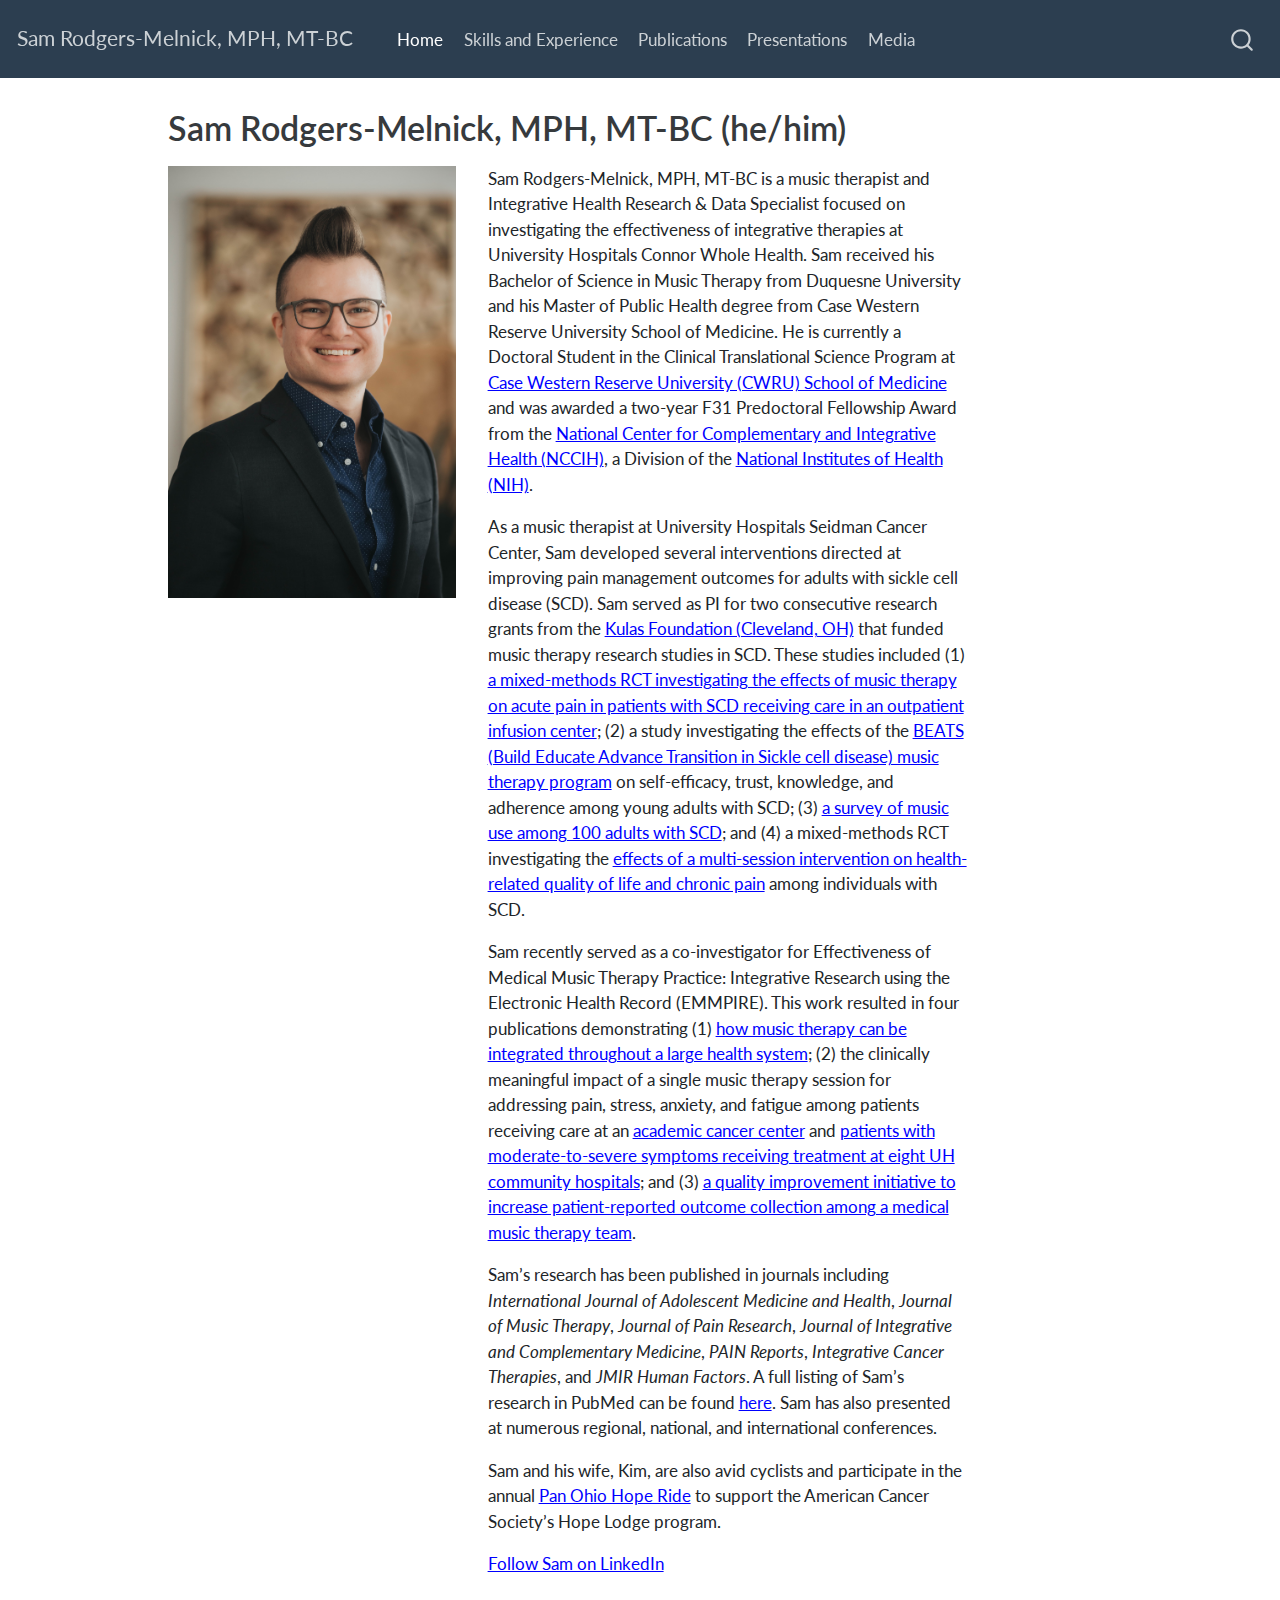
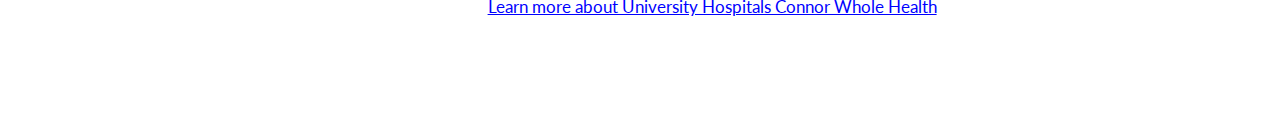
<file: docs/index.html>
<!DOCTYPE html>
<html xmlns="http://www.w3.org/1999/xhtml" lang="en" xml:lang="en"><head>

<meta charset="utf-8">
<meta name="generator" content="quarto-1.3.450">

<meta name="viewport" content="width=device-width, initial-scale=1.0, user-scalable=yes">


<title>Sam Rodgers-Melnick, MPH, MT-BC - Sam Rodgers-Melnick, MPH, MT-BC (he/him)</title>
<style>
code{white-space: pre-wrap;}
span.smallcaps{font-variant: small-caps;}
div.columns{display: flex; gap: min(4vw, 1.5em);}
div.column{flex: auto; overflow-x: auto;}
div.hanging-indent{margin-left: 1.5em; text-indent: -1.5em;}
ul.task-list{list-style: none;}
ul.task-list li input[type="checkbox"] {
  width: 0.8em;
  margin: 0 0.8em 0.2em -1em; /* quarto-specific, see https://github.com/quarto-dev/quarto-cli/issues/4556 */ 
  vertical-align: middle;
}
</style>


<script src="site_libs/quarto-nav/quarto-nav.js"></script>
<script src="site_libs/quarto-nav/headroom.min.js"></script>
<script src="site_libs/clipboard/clipboard.min.js"></script>
<script src="site_libs/quarto-search/autocomplete.umd.js"></script>
<script src="site_libs/quarto-search/fuse.min.js"></script>
<script src="site_libs/quarto-search/quarto-search.js"></script>
<meta name="quarto:offset" content="./">
<script src="site_libs/quarto-html/quarto.js"></script>
<script src="site_libs/quarto-html/popper.min.js"></script>
<script src="site_libs/quarto-html/tippy.umd.min.js"></script>
<script src="site_libs/quarto-html/anchor.min.js"></script>
<link href="site_libs/quarto-html/tippy.css" rel="stylesheet">
<link href="site_libs/quarto-html/quarto-syntax-highlighting.css" rel="stylesheet" id="quarto-text-highlighting-styles">
<script src="site_libs/bootstrap/bootstrap.min.js"></script>
<link href="site_libs/bootstrap/bootstrap-icons.css" rel="stylesheet">
<link href="site_libs/bootstrap/bootstrap.min.css" rel="stylesheet" id="quarto-bootstrap" data-mode="light">
<script id="quarto-search-options" type="application/json">{
  "location": "navbar",
  "copy-button": false,
  "collapse-after": 3,
  "panel-placement": "end",
  "type": "overlay",
  "limit": 20,
  "language": {
    "search-no-results-text": "No results",
    "search-matching-documents-text": "matching documents",
    "search-copy-link-title": "Copy link to search",
    "search-hide-matches-text": "Hide additional matches",
    "search-more-match-text": "more match in this document",
    "search-more-matches-text": "more matches in this document",
    "search-clear-button-title": "Clear",
    "search-detached-cancel-button-title": "Cancel",
    "search-submit-button-title": "Submit",
    "search-label": "Search"
  }
}</script>


<link rel="stylesheet" href="styles.css">
</head>

<body class="nav-fixed">

<div id="quarto-search-results"></div>
  <header id="quarto-header" class="headroom fixed-top">
    <nav class="navbar navbar-expand-lg navbar-dark ">
      <div class="navbar-container container-fluid">
      <div class="navbar-brand-container">
    <a class="navbar-brand" href="./index.html">
    <span class="navbar-title">Sam Rodgers-Melnick, MPH, MT-BC</span>
    </a>
  </div>
            <div id="quarto-search" class="" title="Search"></div>
          <button class="navbar-toggler" type="button" data-bs-toggle="collapse" data-bs-target="#navbarCollapse" aria-controls="navbarCollapse" aria-expanded="false" aria-label="Toggle navigation" onclick="if (window.quartoToggleHeadroom) { window.quartoToggleHeadroom(); }">
  <span class="navbar-toggler-icon"></span>
</button>
          <div class="collapse navbar-collapse" id="navbarCollapse">
            <ul class="navbar-nav navbar-nav-scroll me-auto">
  <li class="nav-item">
    <a class="nav-link active" href="./index.html" rel="" target="" aria-current="page">
 <span class="menu-text">Home</span></a>
  </li>  
  <li class="nav-item">
    <a class="nav-link" href="./experience.html" rel="" target="">
 <span class="menu-text">Skills and Experience</span></a>
  </li>  
  <li class="nav-item">
    <a class="nav-link" href="./publications.html" rel="" target="">
 <span class="menu-text">Publications</span></a>
  </li>  
  <li class="nav-item">
    <a class="nav-link" href="./presentations.html" rel="" target="">
 <span class="menu-text">Presentations</span></a>
  </li>  
  <li class="nav-item">
    <a class="nav-link" href="./media.html" rel="" target="">
 <span class="menu-text">Media</span></a>
  </li>  
</ul>
            <div class="quarto-navbar-tools ms-auto">
</div>
          </div> <!-- /navcollapse -->
      </div> <!-- /container-fluid -->
    </nav>
</header>
<!-- content -->
<div id="quarto-content" class="quarto-container page-columns page-rows-contents page-layout-article page-navbar">
<!-- sidebar -->
<!-- margin-sidebar -->
    <div id="quarto-margin-sidebar" class="sidebar margin-sidebar">
        
    </div>
<!-- main -->
<main class="content" id="quarto-document-content">

<header id="title-block-header" class="quarto-title-block default">
<div class="quarto-title">
<h1 class="title">Sam Rodgers-Melnick, MPH, MT-BC (he/him)</h1>
</div>



<div class="quarto-title-meta">

    
  
    
  </div>
  

</header>

<div class="columns">
<div class="column" style="width:40%;">
<p><img src="images/SRM-0051.jpeg" class="img-fluid" style="float;width:3in"></p>
</div><div class="column" style="width:60%;">
<p>Sam Rodgers-Melnick, MPH, MT-BC is a music therapist and Integrative Health Research &amp; Data Specialist focused on investigating the effectiveness of integrative therapies at University Hospitals Connor Whole Health. Sam received his Bachelor of Science in Music Therapy from Duquesne University and his Master of Public Health degree from Case Western Reserve University School of Medicine. He is currently a Doctoral Student in the Clinical Translational Science Program at <a href="https://case.edu/medicine/">Case Western Reserve University (CWRU) School of Medicine</a> and was awarded a two-year F31 Predoctoral Fellowship Award from the <a href="https://www.nccih.nih.gov/">National Center for Complementary and Integrative Health (NCCIH)</a>, a Division of the <a href="https://www.nih.gov/">National Institutes of Health (NIH)</a>.</p>
<p>As a music therapist at University Hospitals Seidman Cancer Center, Sam developed several interventions directed at improving pain management outcomes for adults with sickle cell disease (SCD). Sam served as PI for two consecutive research grants from the <a href="https://www.murphykulas.org/copy-of-kulas-home-1">Kulas Foundation (Cleveland, OH)</a> that funded music therapy research studies in SCD. These studies included (1) <a href="https://academic.oup.com/jmt/article-abstract/55/2/156/5001664">a mixed-methods RCT investigating the effects of music therapy on acute pain in patients with SCD receiving care in an outpatient infusion center</a>; (2) a study investigating the effects of the <a href="https://pubmed.ncbi.nlm.nih.gov/28779565/">BEATS (Build Educate Advance Transition in Sickle cell disease) music therapy program</a> on self-efficacy, trust, knowledge, and adherence among young adults with SCD; (3) <a href="https://academic.oup.com/mtp/article-abstract/39/1/34/6124526">a survey of music use among 100 adults with SCD</a>; and (4) a mixed-methods RCT investigating the <a href="https://www.dovepress.com/effects-of-music-therapy-on-quality-of-life-in-adults-with-sickle-cell-peer-reviewed-fulltext-article-JPR">effects of a multi-session intervention on health-related quality of life and chronic pain</a> among individuals with SCD.</p>
<p>Sam recently served as a co-investigator for Effectiveness of Medical Music Therapy Practice: Integrative Research using the Electronic Health Record (EMMPIRE). This work resulted in four publications demonstrating (1) <a href="https://www.liebertpub.com/doi/10.1089/jicm.2022.0701">how music therapy can be integrated throughout a large health system</a>; (2) the clinically meaningful impact of a single music therapy session for addressing pain, stress, anxiety, and fatigue among patients receiving care at an <a href="https://journals.sagepub.com/doi/full/10.1177/15347354221142538">academic cancer center</a> and <a href="https://journals.lww.com/painrpts/Fulltext/2023/06000/Effectiveness_of_music_therapy_within_community.4.aspx">patients with moderate-to-severe symptoms receiving treatment at eight UH community hospitals</a>; and (3) <a href="https://humanfactors.jmir.org/2023/1/e46528/">a quality improvement initiative to increase patient-reported outcome collection among a medical music therapy team</a>.</p>
<p>Sam’s research has been published in journals including <em>International Journal of Adolescent Medicine and Health</em>, <em>Journal of Music Therapy</em>, <em>Journal of Pain Research</em>, <em>Journal of Integrative and Complementary Medicine</em>, <em>PAIN Reports</em>, <em>Integrative Cancer Therapies</em>, and <em>JMIR Human Factors</em>. A full listing of Sam’s research in PubMed can be found <a href="https://www.ncbi.nlm.nih.gov/myncbi/samuel.rodgers-melnick.1/bibliography/public/">here</a>. Sam has also presented at numerous regional, national, and international conferences.</p>
<p>Sam and his wife, Kim, are also avid cyclists and participate in the annual <a href="https://secure.acsevents.org/site/STR?pg=entry&amp;fr_id=107183">Pan Ohio Hope Ride</a> to support the American Cancer Society’s Hope Lodge program.</p>
<p><a href="https://www.linkedin.com/in/samuel-rodgers-melnick-mph-mt-bc-2b078233/">Follow Sam on LinkedIn</a></p>
<p><a href="https://www.uhhospitals.org/services/integrative-health-network?utm_source=google&amp;utm_medium=cpc&amp;utm_campaign=CIHN%7CSearch-Paid%7CGoogle%7CCIHN-General&amp;campaignid=CIHN%7CSearch-Paid%7CGoogle%7CCIHN-General&amp;gclid=CjwKCAjwo7iiBhAEEiwAsIxQEbRmm8zU4lFw2nZM_RhyspQxdYvDxOiv2aDTVhSu_goKSOHsnhp4qBoCSUIQAvD_BwE">Learn more about University Hospitals Connor Whole Health</a></p>
</div>
</div>



</main> <!-- /main -->
<script id="quarto-html-after-body" type="application/javascript">
window.document.addEventListener("DOMContentLoaded", function (event) {
  const toggleBodyColorMode = (bsSheetEl) => {
    const mode = bsSheetEl.getAttribute("data-mode");
    const bodyEl = window.document.querySelector("body");
    if (mode === "dark") {
      bodyEl.classList.add("quarto-dark");
      bodyEl.classList.remove("quarto-light");
    } else {
      bodyEl.classList.add("quarto-light");
      bodyEl.classList.remove("quarto-dark");
    }
  }
  const toggleBodyColorPrimary = () => {
    const bsSheetEl = window.document.querySelector("link#quarto-bootstrap");
    if (bsSheetEl) {
      toggleBodyColorMode(bsSheetEl);
    }
  }
  toggleBodyColorPrimary();  
  const icon = "";
  const anchorJS = new window.AnchorJS();
  anchorJS.options = {
    placement: 'right',
    icon: icon
  };
  anchorJS.add('.anchored');
  const isCodeAnnotation = (el) => {
    for (const clz of el.classList) {
      if (clz.startsWith('code-annotation-')) {                     
        return true;
      }
    }
    return false;
  }
  const clipboard = new window.ClipboardJS('.code-copy-button', {
    text: function(trigger) {
      const codeEl = trigger.previousElementSibling.cloneNode(true);
      for (const childEl of codeEl.children) {
        if (isCodeAnnotation(childEl)) {
          childEl.remove();
        }
      }
      return codeEl.innerText;
    }
  });
  clipboard.on('success', function(e) {
    // button target
    const button = e.trigger;
    // don't keep focus
    button.blur();
    // flash "checked"
    button.classList.add('code-copy-button-checked');
    var currentTitle = button.getAttribute("title");
    button.setAttribute("title", "Copied!");
    let tooltip;
    if (window.bootstrap) {
      button.setAttribute("data-bs-toggle", "tooltip");
      button.setAttribute("data-bs-placement", "left");
      button.setAttribute("data-bs-title", "Copied!");
      tooltip = new bootstrap.Tooltip(button, 
        { trigger: "manual", 
          customClass: "code-copy-button-tooltip",
          offset: [0, -8]});
      tooltip.show();    
    }
    setTimeout(function() {
      if (tooltip) {
        tooltip.hide();
        button.removeAttribute("data-bs-title");
        button.removeAttribute("data-bs-toggle");
        button.removeAttribute("data-bs-placement");
      }
      button.setAttribute("title", currentTitle);
      button.classList.remove('code-copy-button-checked');
    }, 1000);
    // clear code selection
    e.clearSelection();
  });
  function tippyHover(el, contentFn) {
    const config = {
      allowHTML: true,
      content: contentFn,
      maxWidth: 500,
      delay: 100,
      arrow: false,
      appendTo: function(el) {
          return el.parentElement;
      },
      interactive: true,
      interactiveBorder: 10,
      theme: 'quarto',
      placement: 'bottom-start'
    };
    window.tippy(el, config); 
  }
  const noterefs = window.document.querySelectorAll('a[role="doc-noteref"]');
  for (var i=0; i<noterefs.length; i++) {
    const ref = noterefs[i];
    tippyHover(ref, function() {
      // use id or data attribute instead here
      let href = ref.getAttribute('data-footnote-href') || ref.getAttribute('href');
      try { href = new URL(href).hash; } catch {}
      const id = href.replace(/^#\/?/, "");
      const note = window.document.getElementById(id);
      return note.innerHTML;
    });
  }
      let selectedAnnoteEl;
      const selectorForAnnotation = ( cell, annotation) => {
        let cellAttr = 'data-code-cell="' + cell + '"';
        let lineAttr = 'data-code-annotation="' +  annotation + '"';
        const selector = 'span[' + cellAttr + '][' + lineAttr + ']';
        return selector;
      }
      const selectCodeLines = (annoteEl) => {
        const doc = window.document;
        const targetCell = annoteEl.getAttribute("data-target-cell");
        const targetAnnotation = annoteEl.getAttribute("data-target-annotation");
        const annoteSpan = window.document.querySelector(selectorForAnnotation(targetCell, targetAnnotation));
        const lines = annoteSpan.getAttribute("data-code-lines").split(",");
        const lineIds = lines.map((line) => {
          return targetCell + "-" + line;
        })
        let top = null;
        let height = null;
        let parent = null;
        if (lineIds.length > 0) {
            //compute the position of the single el (top and bottom and make a div)
            const el = window.document.getElementById(lineIds[0]);
            top = el.offsetTop;
            height = el.offsetHeight;
            parent = el.parentElement.parentElement;
          if (lineIds.length > 1) {
            const lastEl = window.document.getElementById(lineIds[lineIds.length - 1]);
            const bottom = lastEl.offsetTop + lastEl.offsetHeight;
            height = bottom - top;
          }
          if (top !== null && height !== null && parent !== null) {
            // cook up a div (if necessary) and position it 
            let div = window.document.getElementById("code-annotation-line-highlight");
            if (div === null) {
              div = window.document.createElement("div");
              div.setAttribute("id", "code-annotation-line-highlight");
              div.style.position = 'absolute';
              parent.appendChild(div);
            }
            div.style.top = top - 2 + "px";
            div.style.height = height + 4 + "px";
            let gutterDiv = window.document.getElementById("code-annotation-line-highlight-gutter");
            if (gutterDiv === null) {
              gutterDiv = window.document.createElement("div");
              gutterDiv.setAttribute("id", "code-annotation-line-highlight-gutter");
              gutterDiv.style.position = 'absolute';
              const codeCell = window.document.getElementById(targetCell);
              const gutter = codeCell.querySelector('.code-annotation-gutter');
              gutter.appendChild(gutterDiv);
            }
            gutterDiv.style.top = top - 2 + "px";
            gutterDiv.style.height = height + 4 + "px";
          }
          selectedAnnoteEl = annoteEl;
        }
      };
      const unselectCodeLines = () => {
        const elementsIds = ["code-annotation-line-highlight", "code-annotation-line-highlight-gutter"];
        elementsIds.forEach((elId) => {
          const div = window.document.getElementById(elId);
          if (div) {
            div.remove();
          }
        });
        selectedAnnoteEl = undefined;
      };
      // Attach click handler to the DT
      const annoteDls = window.document.querySelectorAll('dt[data-target-cell]');
      for (const annoteDlNode of annoteDls) {
        annoteDlNode.addEventListener('click', (event) => {
          const clickedEl = event.target;
          if (clickedEl !== selectedAnnoteEl) {
            unselectCodeLines();
            const activeEl = window.document.querySelector('dt[data-target-cell].code-annotation-active');
            if (activeEl) {
              activeEl.classList.remove('code-annotation-active');
            }
            selectCodeLines(clickedEl);
            clickedEl.classList.add('code-annotation-active');
          } else {
            // Unselect the line
            unselectCodeLines();
            clickedEl.classList.remove('code-annotation-active');
          }
        });
      }
  const findCites = (el) => {
    const parentEl = el.parentElement;
    if (parentEl) {
      const cites = parentEl.dataset.cites;
      if (cites) {
        return {
          el,
          cites: cites.split(' ')
        };
      } else {
        return findCites(el.parentElement)
      }
    } else {
      return undefined;
    }
  };
  var bibliorefs = window.document.querySelectorAll('a[role="doc-biblioref"]');
  for (var i=0; i<bibliorefs.length; i++) {
    const ref = bibliorefs[i];
    const citeInfo = findCites(ref);
    if (citeInfo) {
      tippyHover(citeInfo.el, function() {
        var popup = window.document.createElement('div');
        citeInfo.cites.forEach(function(cite) {
          var citeDiv = window.document.createElement('div');
          citeDiv.classList.add('hanging-indent');
          citeDiv.classList.add('csl-entry');
          var biblioDiv = window.document.getElementById('ref-' + cite);
          if (biblioDiv) {
            citeDiv.innerHTML = biblioDiv.innerHTML;
          }
          popup.appendChild(citeDiv);
        });
        return popup.innerHTML;
      });
    }
  }
});
</script>
</div> <!-- /content -->



</body></html>
</file>
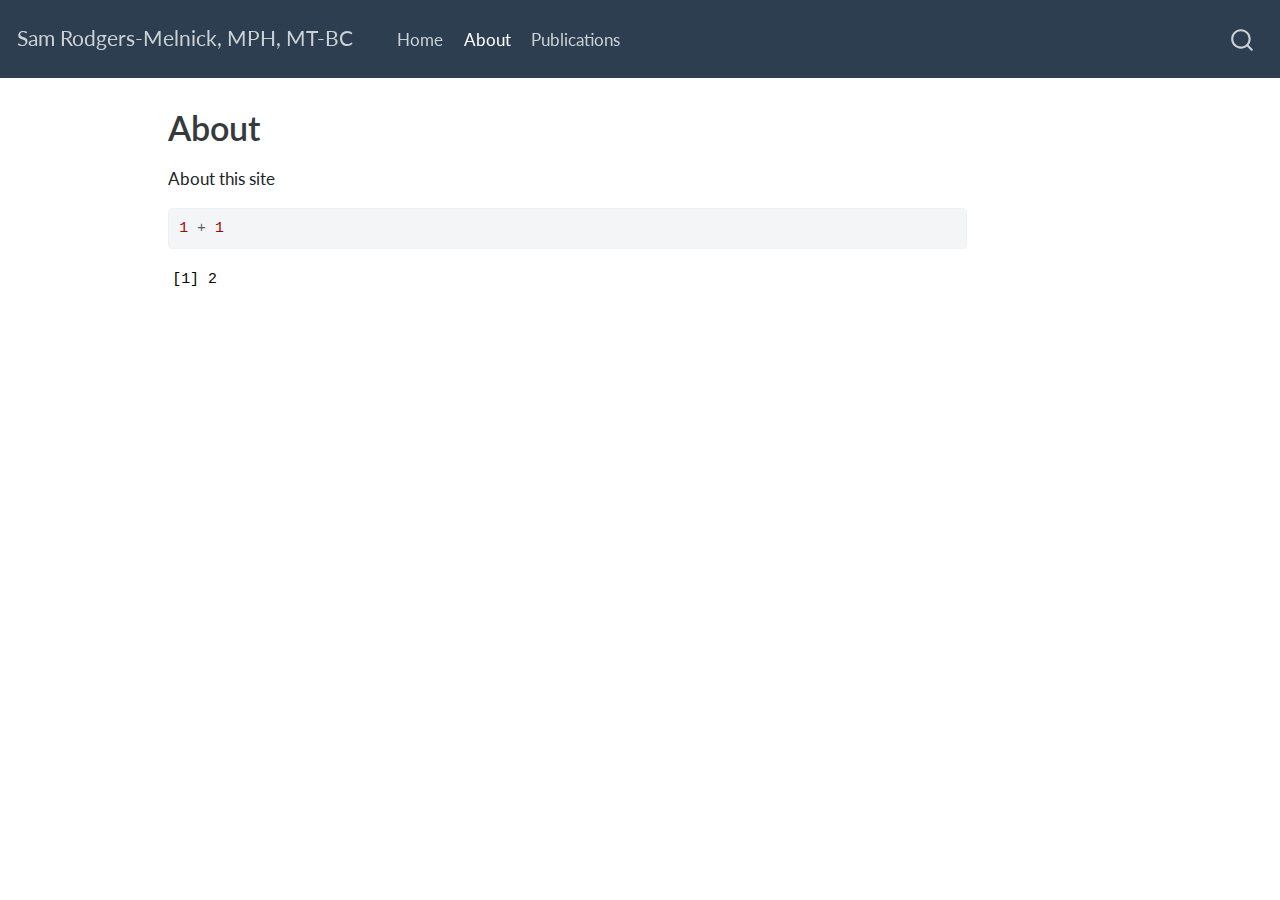
<file: docs/about.html>
<!DOCTYPE html>
<html xmlns="http://www.w3.org/1999/xhtml" lang="en" xml:lang="en"><head>

<meta charset="utf-8">
<meta name="generator" content="quarto-1.2.335">

<meta name="viewport" content="width=device-width, initial-scale=1.0, user-scalable=yes">


<title>Sam Rodgers-Melnick, MPH, MT-BC - About</title>
<style>
code{white-space: pre-wrap;}
span.smallcaps{font-variant: small-caps;}
div.columns{display: flex; gap: min(4vw, 1.5em);}
div.column{flex: auto; overflow-x: auto;}
div.hanging-indent{margin-left: 1.5em; text-indent: -1.5em;}
ul.task-list{list-style: none;}
ul.task-list li input[type="checkbox"] {
  width: 0.8em;
  margin: 0 0.8em 0.2em -1.6em;
  vertical-align: middle;
}
pre > code.sourceCode { white-space: pre; position: relative; }
pre > code.sourceCode > span { display: inline-block; line-height: 1.25; }
pre > code.sourceCode > span:empty { height: 1.2em; }
.sourceCode { overflow: visible; }
code.sourceCode > span { color: inherit; text-decoration: inherit; }
div.sourceCode { margin: 1em 0; }
pre.sourceCode { margin: 0; }
@media screen {
div.sourceCode { overflow: auto; }
}
@media print {
pre > code.sourceCode { white-space: pre-wrap; }
pre > code.sourceCode > span { text-indent: -5em; padding-left: 5em; }
}
pre.numberSource code
  { counter-reset: source-line 0; }
pre.numberSource code > span
  { position: relative; left: -4em; counter-increment: source-line; }
pre.numberSource code > span > a:first-child::before
  { content: counter(source-line);
    position: relative; left: -1em; text-align: right; vertical-align: baseline;
    border: none; display: inline-block;
    -webkit-touch-callout: none; -webkit-user-select: none;
    -khtml-user-select: none; -moz-user-select: none;
    -ms-user-select: none; user-select: none;
    padding: 0 4px; width: 4em;
    color: #aaaaaa;
  }
pre.numberSource { margin-left: 3em; border-left: 1px solid #aaaaaa;  padding-left: 4px; }
div.sourceCode
  {   }
@media screen {
pre > code.sourceCode > span > a:first-child::before { text-decoration: underline; }
}
code span.al { color: #ff0000; font-weight: bold; } /* Alert */
code span.an { color: #60a0b0; font-weight: bold; font-style: italic; } /* Annotation */
code span.at { color: #7d9029; } /* Attribute */
code span.bn { color: #40a070; } /* BaseN */
code span.bu { color: #008000; } /* BuiltIn */
code span.cf { color: #007020; font-weight: bold; } /* ControlFlow */
code span.ch { color: #4070a0; } /* Char */
code span.cn { color: #880000; } /* Constant */
code span.co { color: #60a0b0; font-style: italic; } /* Comment */
code span.cv { color: #60a0b0; font-weight: bold; font-style: italic; } /* CommentVar */
code span.do { color: #ba2121; font-style: italic; } /* Documentation */
code span.dt { color: #902000; } /* DataType */
code span.dv { color: #40a070; } /* DecVal */
code span.er { color: #ff0000; font-weight: bold; } /* Error */
code span.ex { } /* Extension */
code span.fl { color: #40a070; } /* Float */
code span.fu { color: #06287e; } /* Function */
code span.im { color: #008000; font-weight: bold; } /* Import */
code span.in { color: #60a0b0; font-weight: bold; font-style: italic; } /* Information */
code span.kw { color: #007020; font-weight: bold; } /* Keyword */
code span.op { color: #666666; } /* Operator */
code span.ot { color: #007020; } /* Other */
code span.pp { color: #bc7a00; } /* Preprocessor */
code span.sc { color: #4070a0; } /* SpecialChar */
code span.ss { color: #bb6688; } /* SpecialString */
code span.st { color: #4070a0; } /* String */
code span.va { color: #19177c; } /* Variable */
code span.vs { color: #4070a0; } /* VerbatimString */
code span.wa { color: #60a0b0; font-weight: bold; font-style: italic; } /* Warning */
</style>


<script src="site_libs/quarto-nav/quarto-nav.js"></script>
<script src="site_libs/quarto-nav/headroom.min.js"></script>
<script src="site_libs/clipboard/clipboard.min.js"></script>
<script src="site_libs/quarto-search/autocomplete.umd.js"></script>
<script src="site_libs/quarto-search/fuse.min.js"></script>
<script src="site_libs/quarto-search/quarto-search.js"></script>
<meta name="quarto:offset" content="./">
<script src="site_libs/quarto-html/quarto.js"></script>
<script src="site_libs/quarto-html/popper.min.js"></script>
<script src="site_libs/quarto-html/tippy.umd.min.js"></script>
<script src="site_libs/quarto-html/anchor.min.js"></script>
<link href="site_libs/quarto-html/tippy.css" rel="stylesheet">
<link href="site_libs/quarto-html/quarto-syntax-highlighting.css" rel="stylesheet" id="quarto-text-highlighting-styles">
<script src="site_libs/bootstrap/bootstrap.min.js"></script>
<link href="site_libs/bootstrap/bootstrap-icons.css" rel="stylesheet">
<link href="site_libs/bootstrap/bootstrap.min.css" rel="stylesheet" id="quarto-bootstrap" data-mode="light">
<script id="quarto-search-options" type="application/json">{
  "location": "navbar",
  "copy-button": false,
  "collapse-after": 3,
  "panel-placement": "end",
  "type": "overlay",
  "limit": 20,
  "language": {
    "search-no-results-text": "No results",
    "search-matching-documents-text": "matching documents",
    "search-copy-link-title": "Copy link to search",
    "search-hide-matches-text": "Hide additional matches",
    "search-more-match-text": "more match in this document",
    "search-more-matches-text": "more matches in this document",
    "search-clear-button-title": "Clear",
    "search-detached-cancel-button-title": "Cancel",
    "search-submit-button-title": "Submit"
  }
}</script>


<link rel="stylesheet" href="styles.css">
</head>

<body class="nav-fixed">

<div id="quarto-search-results"></div>
  <header id="quarto-header" class="headroom fixed-top">
    <nav class="navbar navbar-expand-lg navbar-dark ">
      <div class="navbar-container container-fluid">
      <div class="navbar-brand-container">
    <a class="navbar-brand" href="./index.html">
    <span class="navbar-title">Sam Rodgers-Melnick, MPH, MT-BC</span>
    </a>
  </div>
          <button class="navbar-toggler" type="button" data-bs-toggle="collapse" data-bs-target="#navbarCollapse" aria-controls="navbarCollapse" aria-expanded="false" aria-label="Toggle navigation" onclick="if (window.quartoToggleHeadroom) { window.quartoToggleHeadroom(); }">
  <span class="navbar-toggler-icon"></span>
</button>
          <div class="collapse navbar-collapse" id="navbarCollapse">
            <ul class="navbar-nav navbar-nav-scroll me-auto">
  <li class="nav-item">
    <a class="nav-link" href="./index.html">
 <span class="menu-text">Home</span></a>
  </li>  
  <li class="nav-item">
    <a class="nav-link active" href="./about.html" aria-current="page">
 <span class="menu-text">About</span></a>
  </li>  
  <li class="nav-item">
    <a class="nav-link" href="./publications.html">
 <span class="menu-text">Publications</span></a>
  </li>  
</ul>
              <div id="quarto-search" class="" title="Search"></div>
          </div> <!-- /navcollapse -->
      </div> <!-- /container-fluid -->
    </nav>
</header>
<!-- content -->
<div id="quarto-content" class="quarto-container page-columns page-rows-contents page-layout-article page-navbar">
<!-- sidebar -->
<!-- margin-sidebar -->
    <div id="quarto-margin-sidebar" class="sidebar margin-sidebar">
        
    </div>
<!-- main -->
<main class="content" id="quarto-document-content">

<header id="title-block-header" class="quarto-title-block default">
<div class="quarto-title">
<h1 class="title">About</h1>
</div>



<div class="quarto-title-meta">

    
  
    
  </div>
  

</header>

<p>About this site</p>
<div class="cell">
<div class="sourceCode cell-code" id="cb1"><pre class="sourceCode r code-with-copy"><code class="sourceCode r"><span id="cb1-1"><a href="#cb1-1" aria-hidden="true" tabindex="-1"></a><span class="dv">1</span> <span class="sc">+</span> <span class="dv">1</span></span></code><button title="Copy to Clipboard" class="code-copy-button"><i class="bi"></i></button></pre></div>
<div class="cell-output cell-output-stdout">
<pre><code>[1] 2</code></pre>
</div>
</div>



</main> <!-- /main -->
<script id="quarto-html-after-body" type="application/javascript">
window.document.addEventListener("DOMContentLoaded", function (event) {
  const toggleBodyColorMode = (bsSheetEl) => {
    const mode = bsSheetEl.getAttribute("data-mode");
    const bodyEl = window.document.querySelector("body");
    if (mode === "dark") {
      bodyEl.classList.add("quarto-dark");
      bodyEl.classList.remove("quarto-light");
    } else {
      bodyEl.classList.add("quarto-light");
      bodyEl.classList.remove("quarto-dark");
    }
  }
  const toggleBodyColorPrimary = () => {
    const bsSheetEl = window.document.querySelector("link#quarto-bootstrap");
    if (bsSheetEl) {
      toggleBodyColorMode(bsSheetEl);
    }
  }
  toggleBodyColorPrimary();  
  const icon = "";
  const anchorJS = new window.AnchorJS();
  anchorJS.options = {
    placement: 'right',
    icon: icon
  };
  anchorJS.add('.anchored');
  const clipboard = new window.ClipboardJS('.code-copy-button', {
    target: function(trigger) {
      return trigger.previousElementSibling;
    }
  });
  clipboard.on('success', function(e) {
    // button target
    const button = e.trigger;
    // don't keep focus
    button.blur();
    // flash "checked"
    button.classList.add('code-copy-button-checked');
    var currentTitle = button.getAttribute("title");
    button.setAttribute("title", "Copied!");
    let tooltip;
    if (window.bootstrap) {
      button.setAttribute("data-bs-toggle", "tooltip");
      button.setAttribute("data-bs-placement", "left");
      button.setAttribute("data-bs-title", "Copied!");
      tooltip = new bootstrap.Tooltip(button, 
        { trigger: "manual", 
          customClass: "code-copy-button-tooltip",
          offset: [0, -8]});
      tooltip.show();    
    }
    setTimeout(function() {
      if (tooltip) {
        tooltip.hide();
        button.removeAttribute("data-bs-title");
        button.removeAttribute("data-bs-toggle");
        button.removeAttribute("data-bs-placement");
      }
      button.setAttribute("title", currentTitle);
      button.classList.remove('code-copy-button-checked');
    }, 1000);
    // clear code selection
    e.clearSelection();
  });
  function tippyHover(el, contentFn) {
    const config = {
      allowHTML: true,
      content: contentFn,
      maxWidth: 500,
      delay: 100,
      arrow: false,
      appendTo: function(el) {
          return el.parentElement;
      },
      interactive: true,
      interactiveBorder: 10,
      theme: 'quarto',
      placement: 'bottom-start'
    };
    window.tippy(el, config); 
  }
  const noterefs = window.document.querySelectorAll('a[role="doc-noteref"]');
  for (var i=0; i<noterefs.length; i++) {
    const ref = noterefs[i];
    tippyHover(ref, function() {
      // use id or data attribute instead here
      let href = ref.getAttribute('data-footnote-href') || ref.getAttribute('href');
      try { href = new URL(href).hash; } catch {}
      const id = href.replace(/^#\/?/, "");
      const note = window.document.getElementById(id);
      return note.innerHTML;
    });
  }
  const findCites = (el) => {
    const parentEl = el.parentElement;
    if (parentEl) {
      const cites = parentEl.dataset.cites;
      if (cites) {
        return {
          el,
          cites: cites.split(' ')
        };
      } else {
        return findCites(el.parentElement)
      }
    } else {
      return undefined;
    }
  };
  var bibliorefs = window.document.querySelectorAll('a[role="doc-biblioref"]');
  for (var i=0; i<bibliorefs.length; i++) {
    const ref = bibliorefs[i];
    const citeInfo = findCites(ref);
    if (citeInfo) {
      tippyHover(citeInfo.el, function() {
        var popup = window.document.createElement('div');
        citeInfo.cites.forEach(function(cite) {
          var citeDiv = window.document.createElement('div');
          citeDiv.classList.add('hanging-indent');
          citeDiv.classList.add('csl-entry');
          var biblioDiv = window.document.getElementById('ref-' + cite);
          if (biblioDiv) {
            citeDiv.innerHTML = biblioDiv.innerHTML;
          }
          popup.appendChild(citeDiv);
        });
        return popup.innerHTML;
      });
    }
  }
});
</script>
</div> <!-- /content -->



</body></html>
</file>
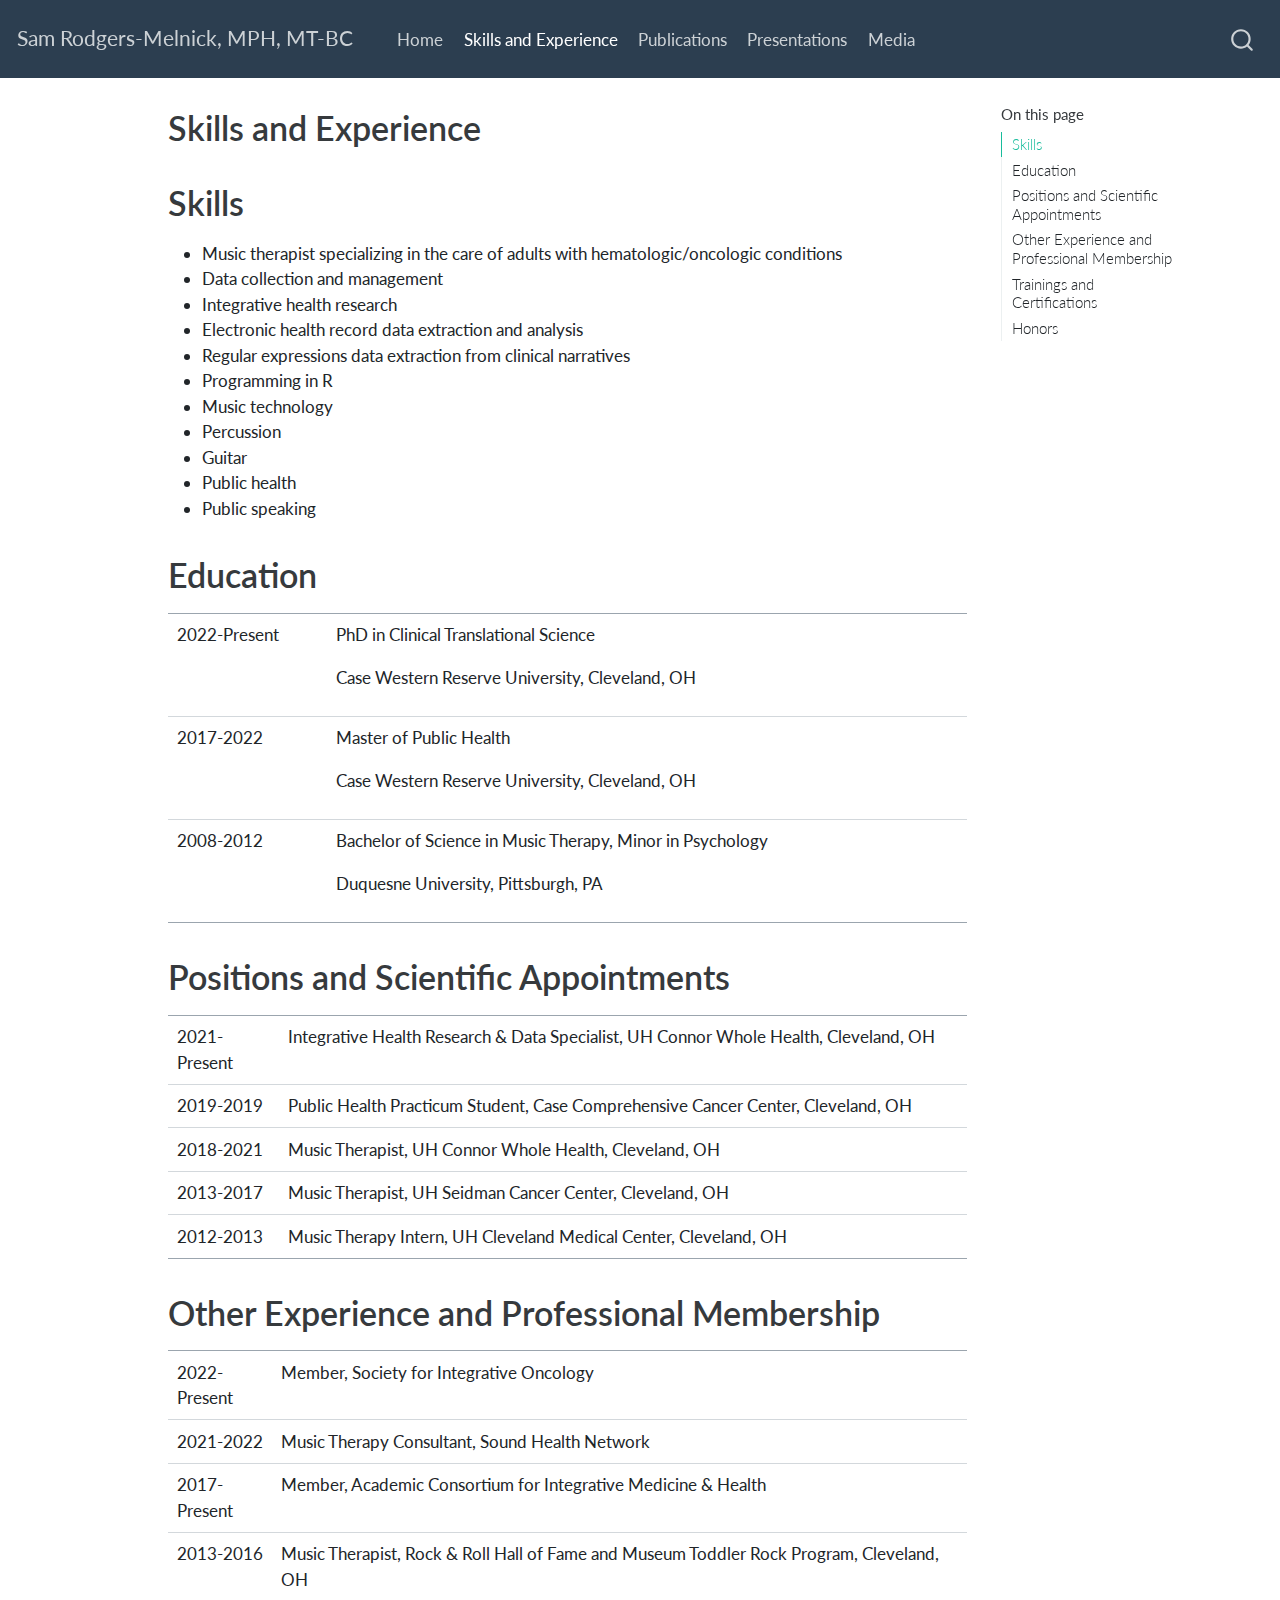
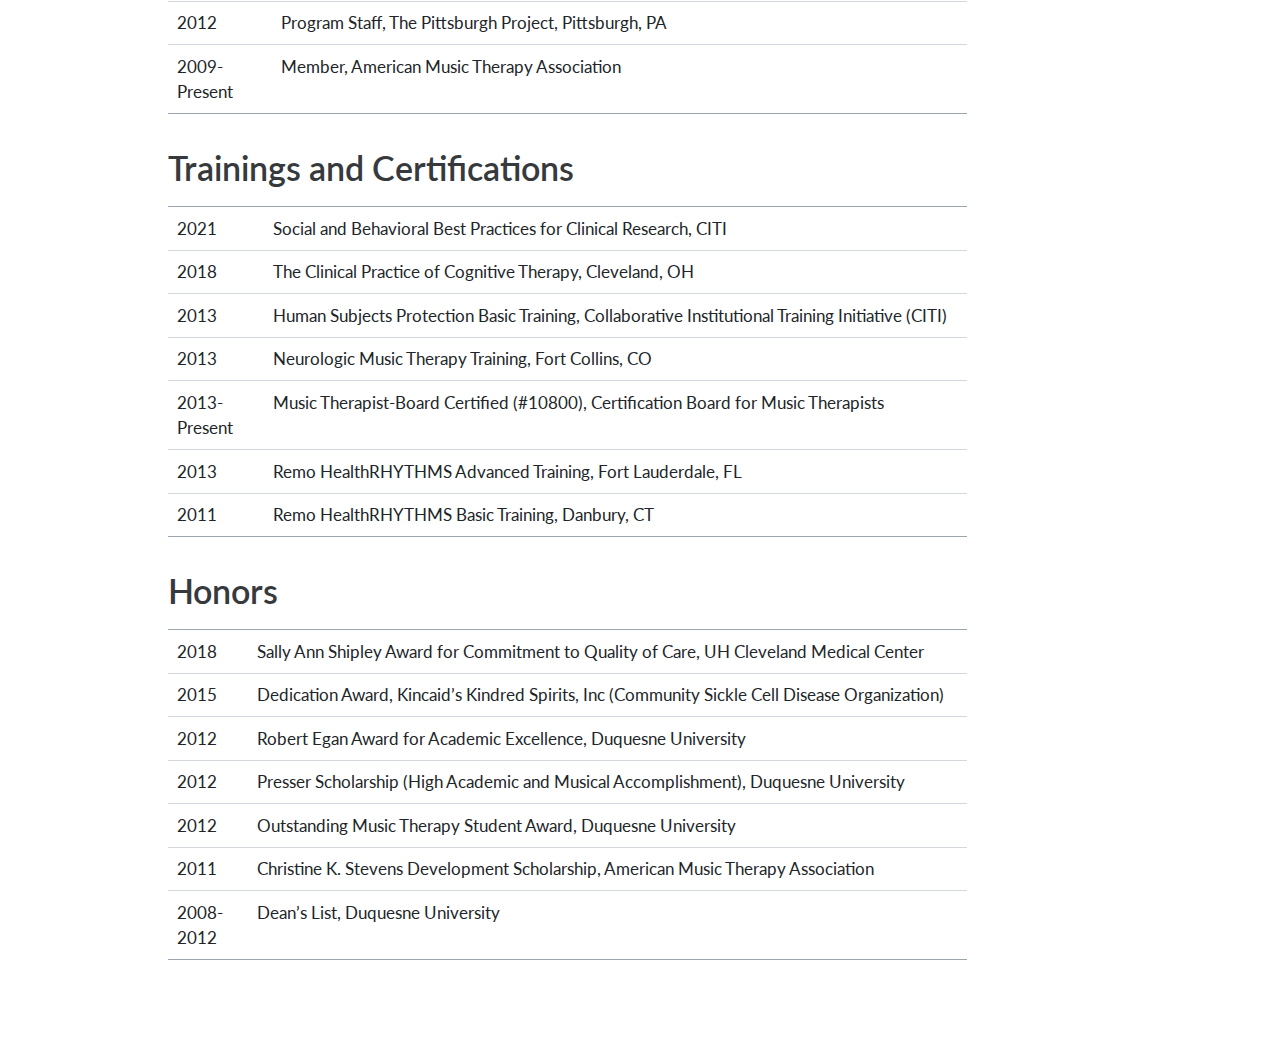
<file: docs/experience.html>
<!DOCTYPE html>
<html xmlns="http://www.w3.org/1999/xhtml" lang="en" xml:lang="en"><head>

<meta charset="utf-8">
<meta name="generator" content="quarto-1.3.450">

<meta name="viewport" content="width=device-width, initial-scale=1.0, user-scalable=yes">


<title>Sam Rodgers-Melnick, MPH, MT-BC - Skills and Experience</title>
<style>
code{white-space: pre-wrap;}
span.smallcaps{font-variant: small-caps;}
div.columns{display: flex; gap: min(4vw, 1.5em);}
div.column{flex: auto; overflow-x: auto;}
div.hanging-indent{margin-left: 1.5em; text-indent: -1.5em;}
ul.task-list{list-style: none;}
ul.task-list li input[type="checkbox"] {
  width: 0.8em;
  margin: 0 0.8em 0.2em -1em; /* quarto-specific, see https://github.com/quarto-dev/quarto-cli/issues/4556 */ 
  vertical-align: middle;
}
</style>


<script src="site_libs/quarto-nav/quarto-nav.js"></script>
<script src="site_libs/quarto-nav/headroom.min.js"></script>
<script src="site_libs/clipboard/clipboard.min.js"></script>
<script src="site_libs/quarto-search/autocomplete.umd.js"></script>
<script src="site_libs/quarto-search/fuse.min.js"></script>
<script src="site_libs/quarto-search/quarto-search.js"></script>
<meta name="quarto:offset" content="./">
<script src="site_libs/quarto-html/quarto.js"></script>
<script src="site_libs/quarto-html/popper.min.js"></script>
<script src="site_libs/quarto-html/tippy.umd.min.js"></script>
<script src="site_libs/quarto-html/anchor.min.js"></script>
<link href="site_libs/quarto-html/tippy.css" rel="stylesheet">
<link href="site_libs/quarto-html/quarto-syntax-highlighting.css" rel="stylesheet" id="quarto-text-highlighting-styles">
<script src="site_libs/bootstrap/bootstrap.min.js"></script>
<link href="site_libs/bootstrap/bootstrap-icons.css" rel="stylesheet">
<link href="site_libs/bootstrap/bootstrap.min.css" rel="stylesheet" id="quarto-bootstrap" data-mode="light">
<script id="quarto-search-options" type="application/json">{
  "location": "navbar",
  "copy-button": false,
  "collapse-after": 3,
  "panel-placement": "end",
  "type": "overlay",
  "limit": 20,
  "language": {
    "search-no-results-text": "No results",
    "search-matching-documents-text": "matching documents",
    "search-copy-link-title": "Copy link to search",
    "search-hide-matches-text": "Hide additional matches",
    "search-more-match-text": "more match in this document",
    "search-more-matches-text": "more matches in this document",
    "search-clear-button-title": "Clear",
    "search-detached-cancel-button-title": "Cancel",
    "search-submit-button-title": "Submit",
    "search-label": "Search"
  }
}</script>


<link rel="stylesheet" href="styles.css">
</head>

<body class="nav-fixed">

<div id="quarto-search-results"></div>
  <header id="quarto-header" class="headroom fixed-top">
    <nav class="navbar navbar-expand-lg navbar-dark ">
      <div class="navbar-container container-fluid">
      <div class="navbar-brand-container">
    <a class="navbar-brand" href="./index.html">
    <span class="navbar-title">Sam Rodgers-Melnick, MPH, MT-BC</span>
    </a>
  </div>
            <div id="quarto-search" class="" title="Search"></div>
          <button class="navbar-toggler" type="button" data-bs-toggle="collapse" data-bs-target="#navbarCollapse" aria-controls="navbarCollapse" aria-expanded="false" aria-label="Toggle navigation" onclick="if (window.quartoToggleHeadroom) { window.quartoToggleHeadroom(); }">
  <span class="navbar-toggler-icon"></span>
</button>
          <div class="collapse navbar-collapse" id="navbarCollapse">
            <ul class="navbar-nav navbar-nav-scroll me-auto">
  <li class="nav-item">
    <a class="nav-link" href="./index.html" rel="" target="">
 <span class="menu-text">Home</span></a>
  </li>  
  <li class="nav-item">
    <a class="nav-link active" href="./experience.html" rel="" target="" aria-current="page">
 <span class="menu-text">Skills and Experience</span></a>
  </li>  
  <li class="nav-item">
    <a class="nav-link" href="./publications.html" rel="" target="">
 <span class="menu-text">Publications</span></a>
  </li>  
  <li class="nav-item">
    <a class="nav-link" href="./presentations.html" rel="" target="">
 <span class="menu-text">Presentations</span></a>
  </li>  
  <li class="nav-item">
    <a class="nav-link" href="./media.html" rel="" target="">
 <span class="menu-text">Media</span></a>
  </li>  
</ul>
            <div class="quarto-navbar-tools ms-auto">
</div>
          </div> <!-- /navcollapse -->
      </div> <!-- /container-fluid -->
    </nav>
</header>
<!-- content -->
<div id="quarto-content" class="quarto-container page-columns page-rows-contents page-layout-article page-navbar">
<!-- sidebar -->
<!-- margin-sidebar -->
    <div id="quarto-margin-sidebar" class="sidebar margin-sidebar">
        <nav id="TOC" role="doc-toc" class="toc-active">
    <h2 id="toc-title">On this page</h2>
   
  <ul>
  <li><a href="#skills" id="toc-skills" class="nav-link active" data-scroll-target="#skills">Skills</a></li>
  <li><a href="#education" id="toc-education" class="nav-link" data-scroll-target="#education">Education</a></li>
  <li><a href="#positions-and-scientific-appointments" id="toc-positions-and-scientific-appointments" class="nav-link" data-scroll-target="#positions-and-scientific-appointments">Positions and Scientific Appointments</a></li>
  <li><a href="#other-experience-and-professional-membership" id="toc-other-experience-and-professional-membership" class="nav-link" data-scroll-target="#other-experience-and-professional-membership">Other Experience and Professional Membership</a></li>
  <li><a href="#trainings-and-certifications" id="toc-trainings-and-certifications" class="nav-link" data-scroll-target="#trainings-and-certifications">Trainings and Certifications</a></li>
  <li><a href="#honors" id="toc-honors" class="nav-link" data-scroll-target="#honors">Honors</a></li>
  </ul>
</nav>
    </div>
<!-- main -->
<main class="content" id="quarto-document-content">

<header id="title-block-header" class="quarto-title-block default">
<div class="quarto-title">
<h1 class="title">Skills and Experience</h1>
</div>



<div class="quarto-title-meta">

    
  
    
  </div>
  

</header>

<section id="skills" class="level1">
<h1>Skills</h1>
<ul>
<li>Music therapist specializing in the care of adults with hematologic/oncologic conditions</li>
<li>Data collection and management</li>
<li>Integrative health research</li>
<li>Electronic health record data extraction and analysis</li>
<li>Regular expressions data extraction from clinical narratives</li>
<li>Programming in R</li>
<li>Music technology</li>
<li>Percussion</li>
<li>Guitar</li>
<li>Public health</li>
<li>Public speaking</li>
</ul>
</section>
<section id="education" class="level1">
<h1>Education</h1>
<table class="table">
<colgroup>
<col style="width: 20%">
<col style="width: 80%">
</colgroup>
<tbody>
<tr class="odd">
<td>2022-Present</td>
<td><p>PhD in Clinical Translational Science</p>
<p>Case Western Reserve University, Cleveland, OH</p></td>
</tr>
<tr class="even">
<td>2017-2022</td>
<td><p>Master of Public Health</p>
<p>Case Western Reserve University, Cleveland, OH</p></td>
</tr>
<tr class="odd">
<td>2008-2012</td>
<td><p>Bachelor of Science in Music Therapy, Minor in Psychology</p>
<p>Duquesne University, Pittsburgh, PA</p></td>
</tr>
</tbody>
</table>
</section>
<section id="positions-and-scientific-appointments" class="level1">
<h1>Positions and Scientific Appointments</h1>
<table class="table">
<colgroup>
<col style="width: 14%">
<col style="width: 86%">
</colgroup>
<tbody>
<tr class="odd">
<td>2021-Present</td>
<td>Integrative Health Research &amp; Data Specialist, UH Connor Whole Health, Cleveland, OH</td>
</tr>
<tr class="even">
<td>2019-2019</td>
<td>Public Health Practicum Student, Case Comprehensive Cancer Center, Cleveland, OH</td>
</tr>
<tr class="odd">
<td>2018-2021</td>
<td>Music Therapist, UH Connor Whole Health, Cleveland, OH</td>
</tr>
<tr class="even">
<td>2013-2017</td>
<td>Music Therapist, UH Seidman Cancer Center, Cleveland, OH</td>
</tr>
<tr class="odd">
<td>2012-2013</td>
<td>Music Therapy Intern, UH Cleveland Medical Center, Cleveland, OH</td>
</tr>
</tbody>
</table>
</section>
<section id="other-experience-and-professional-membership" class="level1">
<h1>Other Experience and Professional Membership</h1>
<table class="table">
<colgroup>
<col style="width: 13%">
<col style="width: 86%">
</colgroup>
<tbody>
<tr class="odd">
<td>2022-Present</td>
<td>Member, Society for Integrative Oncology</td>
</tr>
<tr class="even">
<td>2021-2022</td>
<td>Music Therapy Consultant, Sound Health Network</td>
</tr>
<tr class="odd">
<td>2017-Present</td>
<td>Member, Academic Consortium for Integrative Medicine &amp; Health</td>
</tr>
<tr class="even">
<td>2013-2016</td>
<td>Music Therapist, Rock &amp; Roll Hall of Fame and Museum Toddler Rock Program, Cleveland, OH</td>
</tr>
<tr class="odd">
<td>2012</td>
<td>Program Staff, The Pittsburgh Project, Pittsburgh, PA</td>
</tr>
<tr class="even">
<td>2009-Present</td>
<td>Member, American Music Therapy Association</td>
</tr>
</tbody>
</table>
</section>
<section id="trainings-and-certifications" class="level1">
<h1>Trainings and Certifications</h1>
<table class="table">
<colgroup>
<col style="width: 12%">
<col style="width: 87%">
</colgroup>
<tbody>
<tr class="odd">
<td>2021</td>
<td>Social and Behavioral Best Practices for Clinical Research, CITI</td>
</tr>
<tr class="even">
<td>2018</td>
<td>The Clinical Practice of Cognitive Therapy, Cleveland, OH</td>
</tr>
<tr class="odd">
<td>2013</td>
<td>Human Subjects Protection Basic Training, Collaborative Institutional Training Initiative (CITI)</td>
</tr>
<tr class="even">
<td>2013</td>
<td>Neurologic Music Therapy Training, Fort Collins, CO</td>
</tr>
<tr class="odd">
<td>2013-Present</td>
<td>Music Therapist-Board Certified (#10800), Certification Board for Music Therapists</td>
</tr>
<tr class="even">
<td>2013</td>
<td>Remo HealthRHYTHMS Advanced Training, Fort Lauderdale, FL</td>
</tr>
<tr class="odd">
<td>2011</td>
<td>Remo HealthRHYTHMS Basic Training, Danbury, CT</td>
</tr>
</tbody>
</table>
</section>
<section id="honors" class="level1">
<h1>Honors</h1>
<table class="table">
<colgroup>
<col style="width: 10%">
<col style="width: 89%">
</colgroup>
<tbody>
<tr class="odd">
<td>2018</td>
<td>Sally Ann Shipley Award for Commitment to Quality of Care, UH Cleveland Medical Center</td>
</tr>
<tr class="even">
<td>2015</td>
<td>Dedication Award, Kincaid’s Kindred Spirits, Inc (Community Sickle Cell Disease Organization)</td>
</tr>
<tr class="odd">
<td>2012</td>
<td>Robert Egan Award for Academic Excellence, Duquesne University</td>
</tr>
<tr class="even">
<td>2012</td>
<td>Presser Scholarship (High Academic and Musical Accomplishment), Duquesne University</td>
</tr>
<tr class="odd">
<td>2012</td>
<td>Outstanding Music Therapy Student Award, Duquesne University</td>
</tr>
<tr class="even">
<td>2011</td>
<td>Christine K. Stevens Development Scholarship, American Music Therapy Association</td>
</tr>
<tr class="odd">
<td>2008-2012</td>
<td>Dean’s List, Duquesne University</td>
</tr>
</tbody>
</table>


</section>

</main> <!-- /main -->
<script id="quarto-html-after-body" type="application/javascript">
window.document.addEventListener("DOMContentLoaded", function (event) {
  const toggleBodyColorMode = (bsSheetEl) => {
    const mode = bsSheetEl.getAttribute("data-mode");
    const bodyEl = window.document.querySelector("body");
    if (mode === "dark") {
      bodyEl.classList.add("quarto-dark");
      bodyEl.classList.remove("quarto-light");
    } else {
      bodyEl.classList.add("quarto-light");
      bodyEl.classList.remove("quarto-dark");
    }
  }
  const toggleBodyColorPrimary = () => {
    const bsSheetEl = window.document.querySelector("link#quarto-bootstrap");
    if (bsSheetEl) {
      toggleBodyColorMode(bsSheetEl);
    }
  }
  toggleBodyColorPrimary();  
  const icon = "";
  const anchorJS = new window.AnchorJS();
  anchorJS.options = {
    placement: 'right',
    icon: icon
  };
  anchorJS.add('.anchored');
  const isCodeAnnotation = (el) => {
    for (const clz of el.classList) {
      if (clz.startsWith('code-annotation-')) {                     
        return true;
      }
    }
    return false;
  }
  const clipboard = new window.ClipboardJS('.code-copy-button', {
    text: function(trigger) {
      const codeEl = trigger.previousElementSibling.cloneNode(true);
      for (const childEl of codeEl.children) {
        if (isCodeAnnotation(childEl)) {
          childEl.remove();
        }
      }
      return codeEl.innerText;
    }
  });
  clipboard.on('success', function(e) {
    // button target
    const button = e.trigger;
    // don't keep focus
    button.blur();
    // flash "checked"
    button.classList.add('code-copy-button-checked');
    var currentTitle = button.getAttribute("title");
    button.setAttribute("title", "Copied!");
    let tooltip;
    if (window.bootstrap) {
      button.setAttribute("data-bs-toggle", "tooltip");
      button.setAttribute("data-bs-placement", "left");
      button.setAttribute("data-bs-title", "Copied!");
      tooltip = new bootstrap.Tooltip(button, 
        { trigger: "manual", 
          customClass: "code-copy-button-tooltip",
          offset: [0, -8]});
      tooltip.show();    
    }
    setTimeout(function() {
      if (tooltip) {
        tooltip.hide();
        button.removeAttribute("data-bs-title");
        button.removeAttribute("data-bs-toggle");
        button.removeAttribute("data-bs-placement");
      }
      button.setAttribute("title", currentTitle);
      button.classList.remove('code-copy-button-checked');
    }, 1000);
    // clear code selection
    e.clearSelection();
  });
  function tippyHover(el, contentFn) {
    const config = {
      allowHTML: true,
      content: contentFn,
      maxWidth: 500,
      delay: 100,
      arrow: false,
      appendTo: function(el) {
          return el.parentElement;
      },
      interactive: true,
      interactiveBorder: 10,
      theme: 'quarto',
      placement: 'bottom-start'
    };
    window.tippy(el, config); 
  }
  const noterefs = window.document.querySelectorAll('a[role="doc-noteref"]');
  for (var i=0; i<noterefs.length; i++) {
    const ref = noterefs[i];
    tippyHover(ref, function() {
      // use id or data attribute instead here
      let href = ref.getAttribute('data-footnote-href') || ref.getAttribute('href');
      try { href = new URL(href).hash; } catch {}
      const id = href.replace(/^#\/?/, "");
      const note = window.document.getElementById(id);
      return note.innerHTML;
    });
  }
      let selectedAnnoteEl;
      const selectorForAnnotation = ( cell, annotation) => {
        let cellAttr = 'data-code-cell="' + cell + '"';
        let lineAttr = 'data-code-annotation="' +  annotation + '"';
        const selector = 'span[' + cellAttr + '][' + lineAttr + ']';
        return selector;
      }
      const selectCodeLines = (annoteEl) => {
        const doc = window.document;
        const targetCell = annoteEl.getAttribute("data-target-cell");
        const targetAnnotation = annoteEl.getAttribute("data-target-annotation");
        const annoteSpan = window.document.querySelector(selectorForAnnotation(targetCell, targetAnnotation));
        const lines = annoteSpan.getAttribute("data-code-lines").split(",");
        const lineIds = lines.map((line) => {
          return targetCell + "-" + line;
        })
        let top = null;
        let height = null;
        let parent = null;
        if (lineIds.length > 0) {
            //compute the position of the single el (top and bottom and make a div)
            const el = window.document.getElementById(lineIds[0]);
            top = el.offsetTop;
            height = el.offsetHeight;
            parent = el.parentElement.parentElement;
          if (lineIds.length > 1) {
            const lastEl = window.document.getElementById(lineIds[lineIds.length - 1]);
            const bottom = lastEl.offsetTop + lastEl.offsetHeight;
            height = bottom - top;
          }
          if (top !== null && height !== null && parent !== null) {
            // cook up a div (if necessary) and position it 
            let div = window.document.getElementById("code-annotation-line-highlight");
            if (div === null) {
              div = window.document.createElement("div");
              div.setAttribute("id", "code-annotation-line-highlight");
              div.style.position = 'absolute';
              parent.appendChild(div);
            }
            div.style.top = top - 2 + "px";
            div.style.height = height + 4 + "px";
            let gutterDiv = window.document.getElementById("code-annotation-line-highlight-gutter");
            if (gutterDiv === null) {
              gutterDiv = window.document.createElement("div");
              gutterDiv.setAttribute("id", "code-annotation-line-highlight-gutter");
              gutterDiv.style.position = 'absolute';
              const codeCell = window.document.getElementById(targetCell);
              const gutter = codeCell.querySelector('.code-annotation-gutter');
              gutter.appendChild(gutterDiv);
            }
            gutterDiv.style.top = top - 2 + "px";
            gutterDiv.style.height = height + 4 + "px";
          }
          selectedAnnoteEl = annoteEl;
        }
      };
      const unselectCodeLines = () => {
        const elementsIds = ["code-annotation-line-highlight", "code-annotation-line-highlight-gutter"];
        elementsIds.forEach((elId) => {
          const div = window.document.getElementById(elId);
          if (div) {
            div.remove();
          }
        });
        selectedAnnoteEl = undefined;
      };
      // Attach click handler to the DT
      const annoteDls = window.document.querySelectorAll('dt[data-target-cell]');
      for (const annoteDlNode of annoteDls) {
        annoteDlNode.addEventListener('click', (event) => {
          const clickedEl = event.target;
          if (clickedEl !== selectedAnnoteEl) {
            unselectCodeLines();
            const activeEl = window.document.querySelector('dt[data-target-cell].code-annotation-active');
            if (activeEl) {
              activeEl.classList.remove('code-annotation-active');
            }
            selectCodeLines(clickedEl);
            clickedEl.classList.add('code-annotation-active');
          } else {
            // Unselect the line
            unselectCodeLines();
            clickedEl.classList.remove('code-annotation-active');
          }
        });
      }
  const findCites = (el) => {
    const parentEl = el.parentElement;
    if (parentEl) {
      const cites = parentEl.dataset.cites;
      if (cites) {
        return {
          el,
          cites: cites.split(' ')
        };
      } else {
        return findCites(el.parentElement)
      }
    } else {
      return undefined;
    }
  };
  var bibliorefs = window.document.querySelectorAll('a[role="doc-biblioref"]');
  for (var i=0; i<bibliorefs.length; i++) {
    const ref = bibliorefs[i];
    const citeInfo = findCites(ref);
    if (citeInfo) {
      tippyHover(citeInfo.el, function() {
        var popup = window.document.createElement('div');
        citeInfo.cites.forEach(function(cite) {
          var citeDiv = window.document.createElement('div');
          citeDiv.classList.add('hanging-indent');
          citeDiv.classList.add('csl-entry');
          var biblioDiv = window.document.getElementById('ref-' + cite);
          if (biblioDiv) {
            citeDiv.innerHTML = biblioDiv.innerHTML;
          }
          popup.appendChild(citeDiv);
        });
        return popup.innerHTML;
      });
    }
  }
});
</script>
</div> <!-- /content -->



</body></html>
</file>
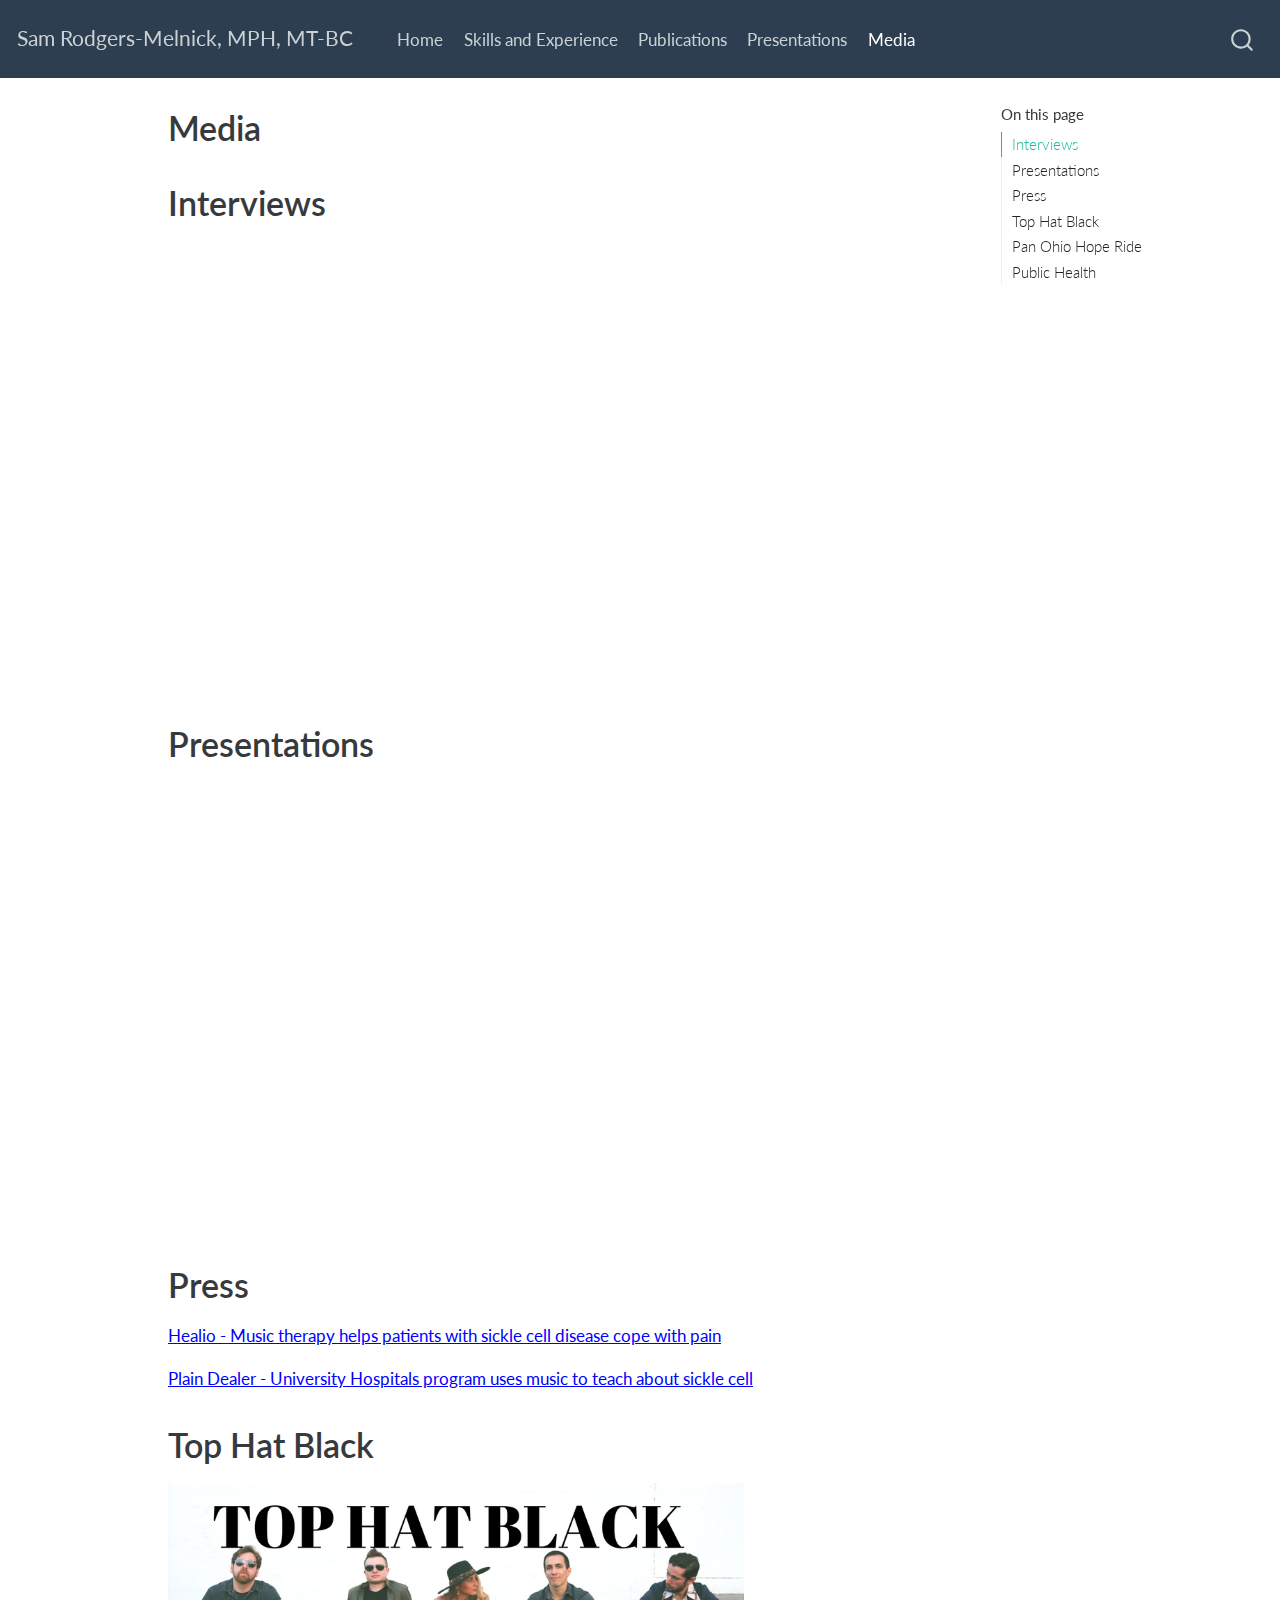
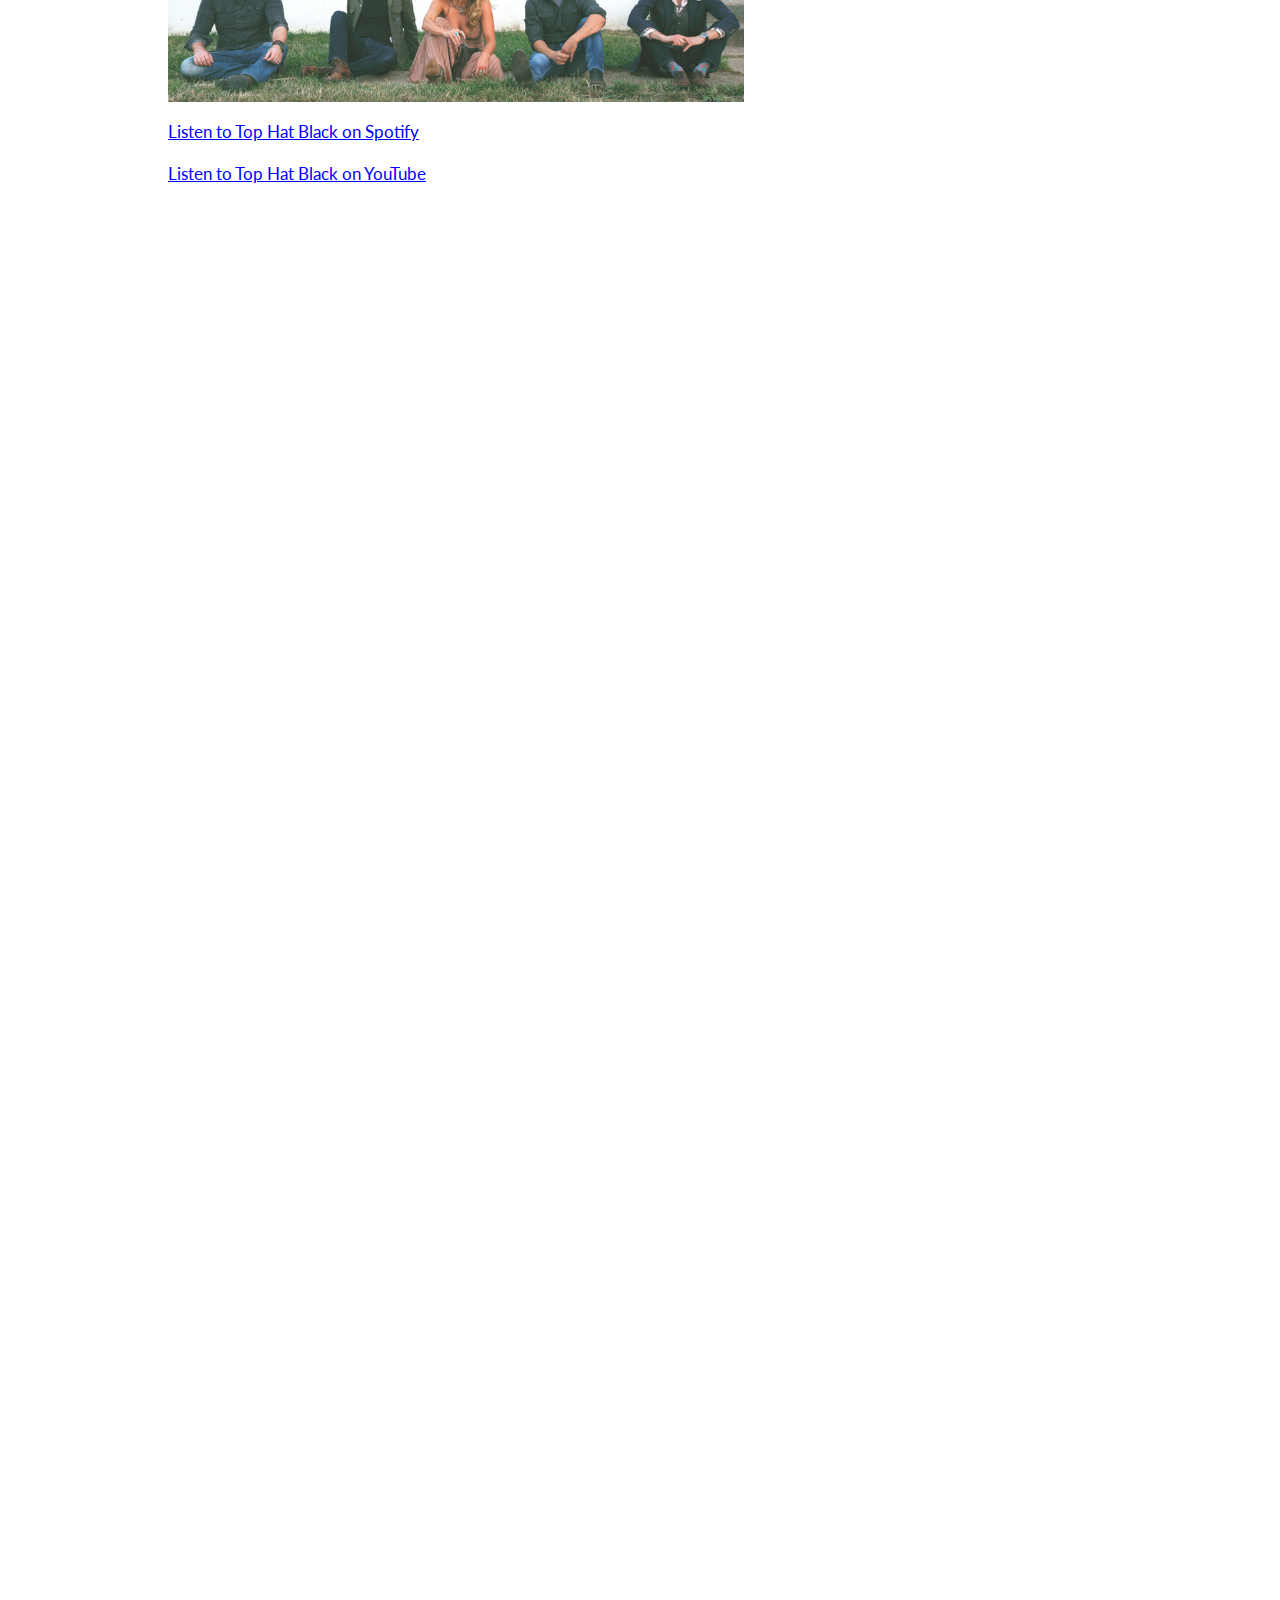
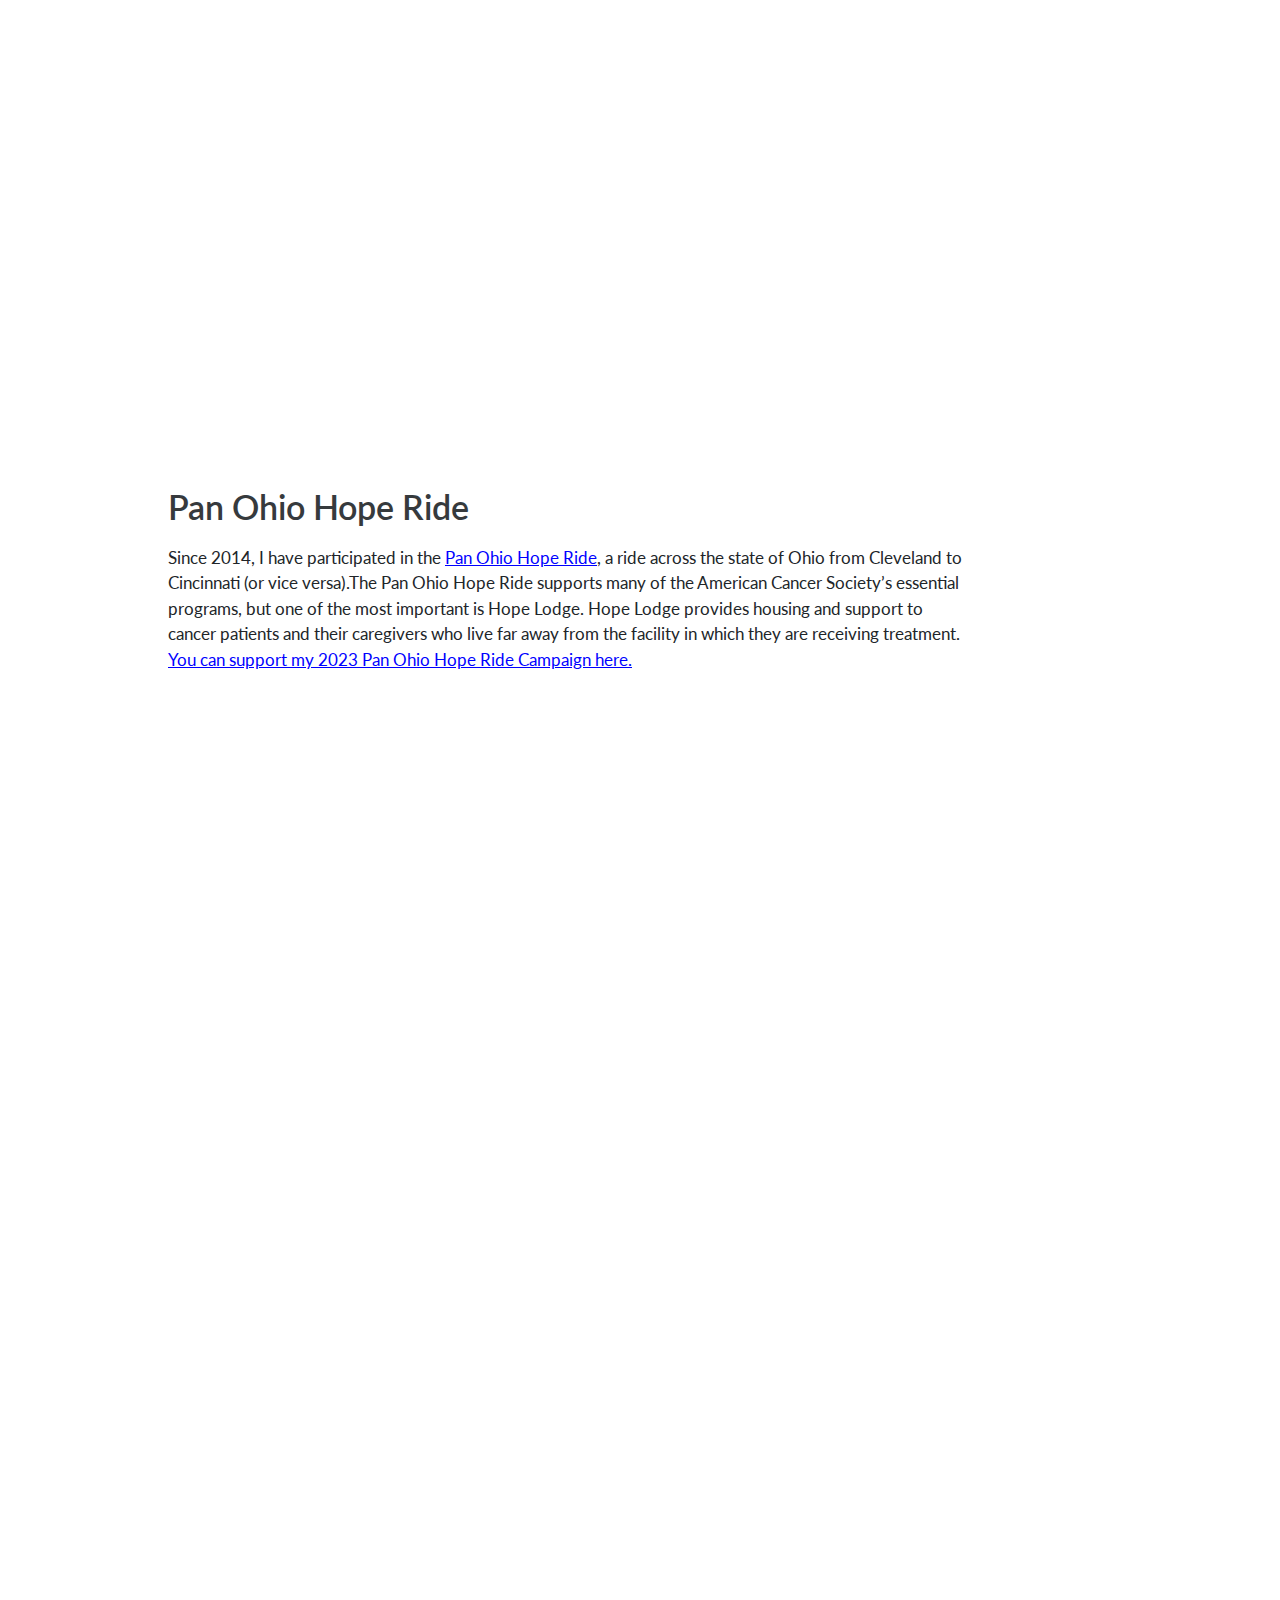
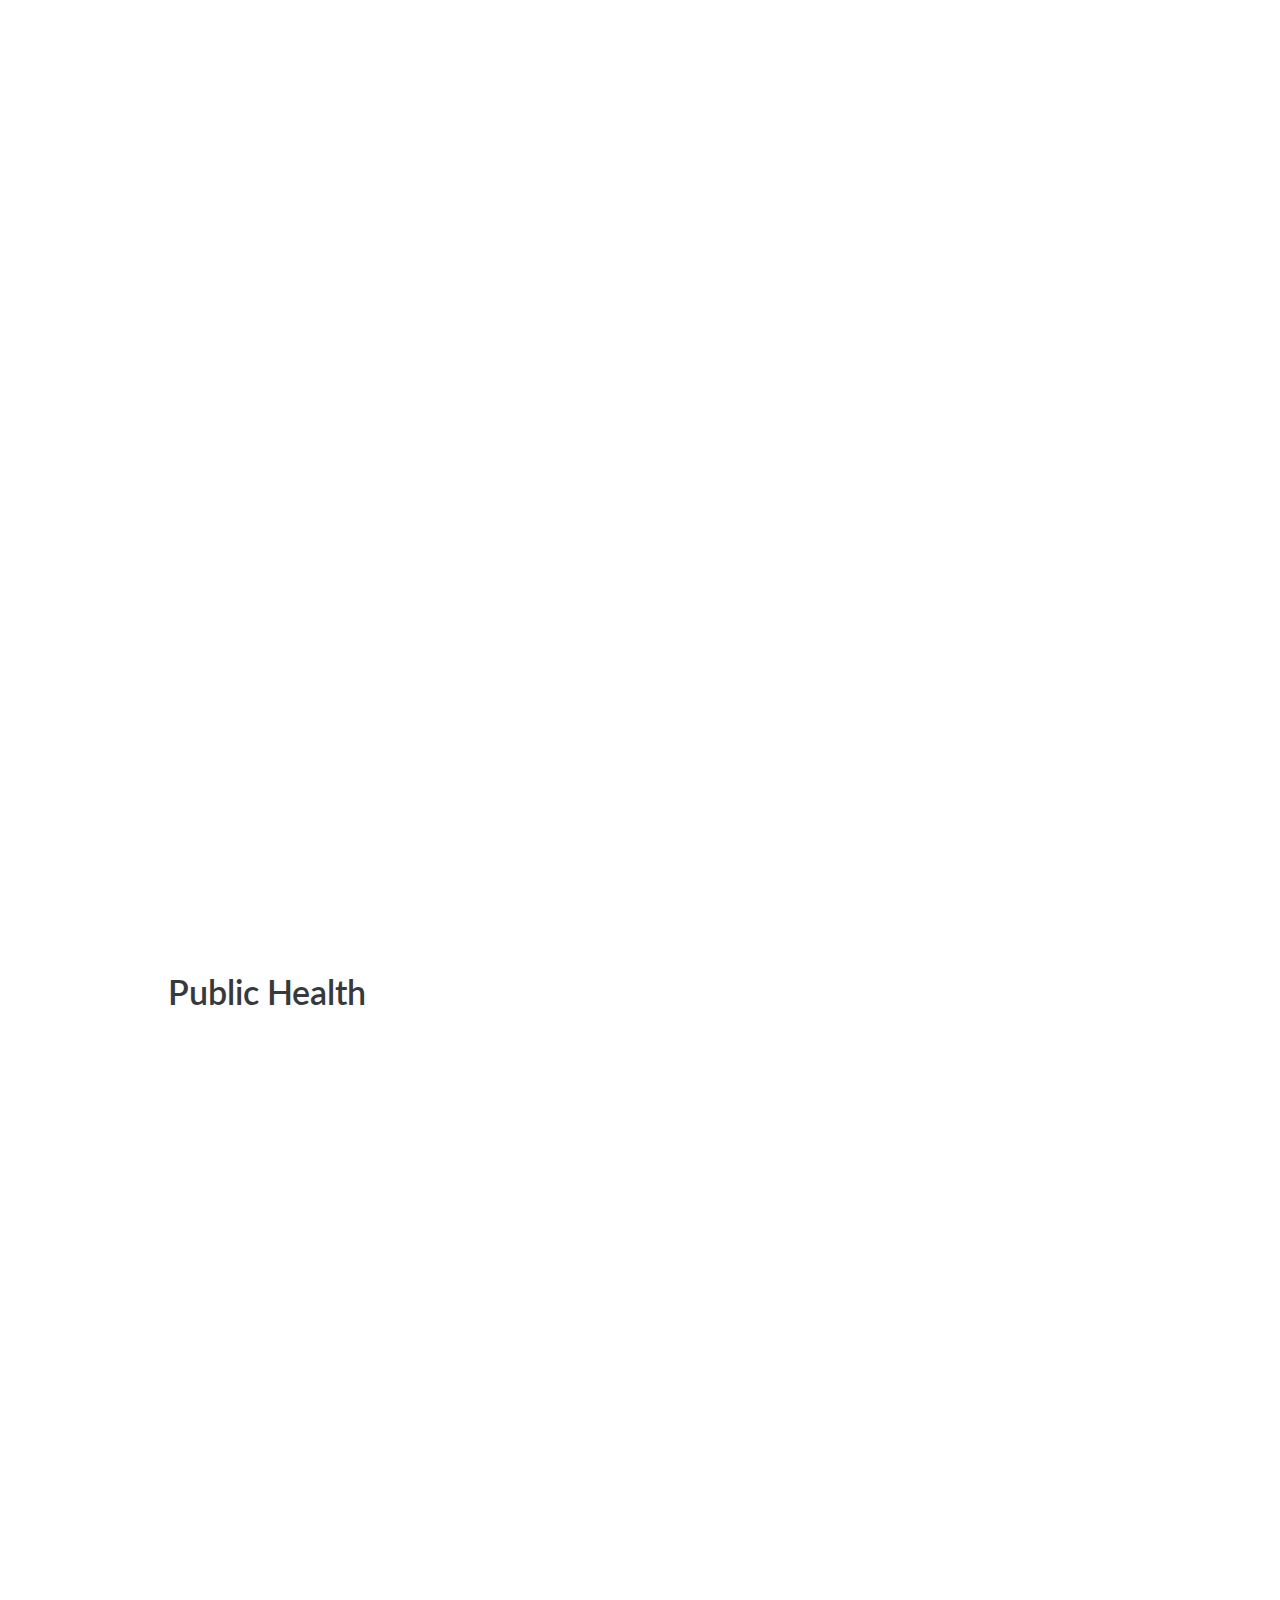
<file: docs/media.html>
<!DOCTYPE html>
<html xmlns="http://www.w3.org/1999/xhtml" lang="en" xml:lang="en"><head>

<meta charset="utf-8">
<meta name="generator" content="quarto-1.3.450">

<meta name="viewport" content="width=device-width, initial-scale=1.0, user-scalable=yes">


<title>Sam Rodgers-Melnick, MPH, MT-BC - Media</title>
<style>
code{white-space: pre-wrap;}
span.smallcaps{font-variant: small-caps;}
div.columns{display: flex; gap: min(4vw, 1.5em);}
div.column{flex: auto; overflow-x: auto;}
div.hanging-indent{margin-left: 1.5em; text-indent: -1.5em;}
ul.task-list{list-style: none;}
ul.task-list li input[type="checkbox"] {
  width: 0.8em;
  margin: 0 0.8em 0.2em -1em; /* quarto-specific, see https://github.com/quarto-dev/quarto-cli/issues/4556 */ 
  vertical-align: middle;
}
</style>


<script src="site_libs/quarto-nav/quarto-nav.js"></script>
<script src="site_libs/quarto-nav/headroom.min.js"></script>
<script src="site_libs/clipboard/clipboard.min.js"></script>
<script src="site_libs/quarto-search/autocomplete.umd.js"></script>
<script src="site_libs/quarto-search/fuse.min.js"></script>
<script src="site_libs/quarto-search/quarto-search.js"></script>
<meta name="quarto:offset" content="./">
<script src="site_libs/quarto-html/quarto.js"></script>
<script src="site_libs/quarto-html/popper.min.js"></script>
<script src="site_libs/quarto-html/tippy.umd.min.js"></script>
<script src="site_libs/quarto-html/anchor.min.js"></script>
<link href="site_libs/quarto-html/tippy.css" rel="stylesheet">
<link href="site_libs/quarto-html/quarto-syntax-highlighting.css" rel="stylesheet" id="quarto-text-highlighting-styles">
<script src="site_libs/bootstrap/bootstrap.min.js"></script>
<link href="site_libs/bootstrap/bootstrap-icons.css" rel="stylesheet">
<link href="site_libs/bootstrap/bootstrap.min.css" rel="stylesheet" id="quarto-bootstrap" data-mode="light">
<script id="quarto-search-options" type="application/json">{
  "location": "navbar",
  "copy-button": false,
  "collapse-after": 3,
  "panel-placement": "end",
  "type": "overlay",
  "limit": 20,
  "language": {
    "search-no-results-text": "No results",
    "search-matching-documents-text": "matching documents",
    "search-copy-link-title": "Copy link to search",
    "search-hide-matches-text": "Hide additional matches",
    "search-more-match-text": "more match in this document",
    "search-more-matches-text": "more matches in this document",
    "search-clear-button-title": "Clear",
    "search-detached-cancel-button-title": "Cancel",
    "search-submit-button-title": "Submit",
    "search-label": "Search"
  }
}</script>


<link rel="stylesheet" href="styles.css">
</head>

<body class="nav-fixed">

<div id="quarto-search-results"></div>
  <header id="quarto-header" class="headroom fixed-top">
    <nav class="navbar navbar-expand-lg navbar-dark ">
      <div class="navbar-container container-fluid">
      <div class="navbar-brand-container">
    <a class="navbar-brand" href="./index.html">
    <span class="navbar-title">Sam Rodgers-Melnick, MPH, MT-BC</span>
    </a>
  </div>
            <div id="quarto-search" class="" title="Search"></div>
          <button class="navbar-toggler" type="button" data-bs-toggle="collapse" data-bs-target="#navbarCollapse" aria-controls="navbarCollapse" aria-expanded="false" aria-label="Toggle navigation" onclick="if (window.quartoToggleHeadroom) { window.quartoToggleHeadroom(); }">
  <span class="navbar-toggler-icon"></span>
</button>
          <div class="collapse navbar-collapse" id="navbarCollapse">
            <ul class="navbar-nav navbar-nav-scroll me-auto">
  <li class="nav-item">
    <a class="nav-link" href="./index.html" rel="" target="">
 <span class="menu-text">Home</span></a>
  </li>  
  <li class="nav-item">
    <a class="nav-link" href="./experience.html" rel="" target="">
 <span class="menu-text">Skills and Experience</span></a>
  </li>  
  <li class="nav-item">
    <a class="nav-link" href="./publications.html" rel="" target="">
 <span class="menu-text">Publications</span></a>
  </li>  
  <li class="nav-item">
    <a class="nav-link" href="./presentations.html" rel="" target="">
 <span class="menu-text">Presentations</span></a>
  </li>  
  <li class="nav-item">
    <a class="nav-link active" href="./media.html" rel="" target="" aria-current="page">
 <span class="menu-text">Media</span></a>
  </li>  
</ul>
            <div class="quarto-navbar-tools ms-auto">
</div>
          </div> <!-- /navcollapse -->
      </div> <!-- /container-fluid -->
    </nav>
</header>
<!-- content -->
<div id="quarto-content" class="quarto-container page-columns page-rows-contents page-layout-article page-navbar">
<!-- sidebar -->
<!-- margin-sidebar -->
    <div id="quarto-margin-sidebar" class="sidebar margin-sidebar">
        <nav id="TOC" role="doc-toc" class="toc-active">
    <h2 id="toc-title">On this page</h2>
   
  <ul>
  <li><a href="#interviews" id="toc-interviews" class="nav-link active" data-scroll-target="#interviews">Interviews</a></li>
  <li><a href="#presentations" id="toc-presentations" class="nav-link" data-scroll-target="#presentations">Presentations</a></li>
  <li><a href="#press" id="toc-press" class="nav-link" data-scroll-target="#press">Press</a></li>
  <li><a href="#top-hat-black" id="toc-top-hat-black" class="nav-link" data-scroll-target="#top-hat-black">Top Hat Black</a></li>
  <li><a href="#pan-ohio-hope-ride" id="toc-pan-ohio-hope-ride" class="nav-link" data-scroll-target="#pan-ohio-hope-ride">Pan Ohio Hope Ride</a></li>
  <li><a href="#public-health" id="toc-public-health" class="nav-link" data-scroll-target="#public-health">Public Health</a></li>
  </ul>
</nav>
    </div>
<!-- main -->
<main class="content" id="quarto-document-content">

<header id="title-block-header" class="quarto-title-block default">
<div class="quarto-title">
<h1 class="title">Media</h1>
</div>



<div class="quarto-title-meta">

    
  
    
  </div>
  

</header>

<section id="interviews" class="level1">
<h1>Interviews</h1>
<div class="quarto-video ratio ratio-16x9"><iframe data-external="1" src="https://www.youtube.com/embed/HlajrITcvB4" title="" frameborder="0" allow="accelerometer; autoplay; clipboard-write; encrypted-media; gyroscope; picture-in-picture" allowfullscreen=""></iframe></div>
</section>
<section id="presentations" class="level1">
<h1>Presentations</h1>
<div class="quarto-video ratio ratio-16x9"><iframe data-external="1" src="https://www.youtube.com/embed/l7BVfVTdSqY" title="" frameborder="0" allow="accelerometer; autoplay; clipboard-write; encrypted-media; gyroscope; picture-in-picture" allowfullscreen=""></iframe></div>
</section>
<section id="press" class="level1">
<h1>Press</h1>
<p><a href="https://www.healio.com/news/hematology-oncology/20220328/music-therapy-helps-patients-with-sickle-cell-disease-cope-with-pain">Healio - Music therapy helps patients with sickle cell disease cope with pain</a></p>
<p><a href="https://www.cleveland.com/healthfit/2017/10/university_hospitals_beats_pro.html">Plain Dealer - University Hospitals program uses music to teach about sickle cell</a></p>
</section>
<section id="top-hat-black" class="level1">
<h1>Top Hat Black</h1>
<p><img src="images/THB.png" class="img-fluid" style="width:6in"></p>
<p><a href="https://open.spotify.com/artist/6is5DlI0BEsxKukHT7Dcuj">Listen to Top Hat Black on Spotify</a></p>
<p><a href="https://www.youtube.com/@TopHatBlack/videos">Listen to Top Hat Black on YouTube</a></p>
<div class="quarto-video ratio ratio-16x9"><iframe data-external="1" src="https://www.youtube.com/embed/gpPsCFTXNTo" title="" frameborder="0" allow="accelerometer; autoplay; clipboard-write; encrypted-media; gyroscope; picture-in-picture" allowfullscreen=""></iframe></div>
<div class="quarto-video ratio ratio-16x9"><iframe data-external="1" src="https://www.youtube.com/embed/u9oQOO8LEKg" title="" frameborder="0" allow="accelerometer; autoplay; clipboard-write; encrypted-media; gyroscope; picture-in-picture" allowfullscreen=""></iframe></div>
<div class="quarto-video ratio ratio-16x9"><iframe data-external="1" src="https://www.youtube.com/embed/d-3ATTGOSnU" title="" frameborder="0" allow="accelerometer; autoplay; clipboard-write; encrypted-media; gyroscope; picture-in-picture" allowfullscreen=""></iframe></div>
<div class="quarto-video ratio ratio-16x9"><iframe data-external="1" src="https://www.youtube.com/embed/OYvqzFZxsBw" title="" frameborder="0" allow="accelerometer; autoplay; clipboard-write; encrypted-media; gyroscope; picture-in-picture" allowfullscreen=""></iframe></div>
</section>
<section id="pan-ohio-hope-ride" class="level1">
<h1>Pan Ohio Hope Ride</h1>
<p>Since 2014, I have participated in the <a href="https://secure.acsevents.org/site/TR?fr_id=104198&amp;pg=entry">Pan Ohio Hope Ride</a>, a ride across the state of Ohio from Cleveland to Cincinnati (or vice versa).The Pan Ohio Hope Ride supports many of the American Cancer Society’s essential programs, but one of the most important is Hope Lodge. Hope Lodge provides housing and support to cancer patients and their caregivers who live far away from the facility in which they are receiving treatment. <a href="http://main.acsevents.org/goto/samrodgersmelnick">You can support my 2023 Pan Ohio Hope Ride Campaign here.</a></p>
<div class="quarto-video ratio ratio-16x9"><iframe data-external="1" src="https://www.youtube.com/embed/W7hp5smPisU" title="" frameborder="0" allow="accelerometer; autoplay; clipboard-write; encrypted-media; gyroscope; picture-in-picture" allowfullscreen=""></iframe></div>
<div class="quarto-video ratio ratio-16x9"><iframe data-external="1" src="https://www.youtube.com/embed/XaZKWTOQDT8" title="" frameborder="0" allow="accelerometer; autoplay; clipboard-write; encrypted-media; gyroscope; picture-in-picture" allowfullscreen=""></iframe></div>
<div class="quarto-video ratio ratio-16x9"><iframe data-external="1" src="https://www.youtube.com/embed/PD9ABIKu6iY" title="" frameborder="0" allow="accelerometer; autoplay; clipboard-write; encrypted-media; gyroscope; picture-in-picture" allowfullscreen=""></iframe></div>
<div class="quarto-video ratio ratio-16x9"><iframe data-external="1" src="https://www.youtube.com/embed/JSFw68cpzfk" title="" frameborder="0" allow="accelerometer; autoplay; clipboard-write; encrypted-media; gyroscope; picture-in-picture" allowfullscreen=""></iframe></div>
</section>
<section id="public-health" class="level1">
<h1>Public Health</h1>
<div class="quarto-video ratio ratio-16x9"><iframe data-external="1" src="https://www.youtube.com/embed/cTKJ_RMuJ3Q" title="" frameborder="0" allow="accelerometer; autoplay; clipboard-write; encrypted-media; gyroscope; picture-in-picture" allowfullscreen=""></iframe></div>
<div class="quarto-video ratio ratio-16x9"><iframe data-external="1" src="https://www.youtube.com/embed/SnfLil5JZvU" title="" frameborder="0" allow="accelerometer; autoplay; clipboard-write; encrypted-media; gyroscope; picture-in-picture" allowfullscreen=""></iframe></div>


</section>

</main> <!-- /main -->
<script id="quarto-html-after-body" type="application/javascript">
window.document.addEventListener("DOMContentLoaded", function (event) {
  const toggleBodyColorMode = (bsSheetEl) => {
    const mode = bsSheetEl.getAttribute("data-mode");
    const bodyEl = window.document.querySelector("body");
    if (mode === "dark") {
      bodyEl.classList.add("quarto-dark");
      bodyEl.classList.remove("quarto-light");
    } else {
      bodyEl.classList.add("quarto-light");
      bodyEl.classList.remove("quarto-dark");
    }
  }
  const toggleBodyColorPrimary = () => {
    const bsSheetEl = window.document.querySelector("link#quarto-bootstrap");
    if (bsSheetEl) {
      toggleBodyColorMode(bsSheetEl);
    }
  }
  toggleBodyColorPrimary();  
  const icon = "";
  const anchorJS = new window.AnchorJS();
  anchorJS.options = {
    placement: 'right',
    icon: icon
  };
  anchorJS.add('.anchored');
  const isCodeAnnotation = (el) => {
    for (const clz of el.classList) {
      if (clz.startsWith('code-annotation-')) {                     
        return true;
      }
    }
    return false;
  }
  const clipboard = new window.ClipboardJS('.code-copy-button', {
    text: function(trigger) {
      const codeEl = trigger.previousElementSibling.cloneNode(true);
      for (const childEl of codeEl.children) {
        if (isCodeAnnotation(childEl)) {
          childEl.remove();
        }
      }
      return codeEl.innerText;
    }
  });
  clipboard.on('success', function(e) {
    // button target
    const button = e.trigger;
    // don't keep focus
    button.blur();
    // flash "checked"
    button.classList.add('code-copy-button-checked');
    var currentTitle = button.getAttribute("title");
    button.setAttribute("title", "Copied!");
    let tooltip;
    if (window.bootstrap) {
      button.setAttribute("data-bs-toggle", "tooltip");
      button.setAttribute("data-bs-placement", "left");
      button.setAttribute("data-bs-title", "Copied!");
      tooltip = new bootstrap.Tooltip(button, 
        { trigger: "manual", 
          customClass: "code-copy-button-tooltip",
          offset: [0, -8]});
      tooltip.show();    
    }
    setTimeout(function() {
      if (tooltip) {
        tooltip.hide();
        button.removeAttribute("data-bs-title");
        button.removeAttribute("data-bs-toggle");
        button.removeAttribute("data-bs-placement");
      }
      button.setAttribute("title", currentTitle);
      button.classList.remove('code-copy-button-checked');
    }, 1000);
    // clear code selection
    e.clearSelection();
  });
  function tippyHover(el, contentFn) {
    const config = {
      allowHTML: true,
      content: contentFn,
      maxWidth: 500,
      delay: 100,
      arrow: false,
      appendTo: function(el) {
          return el.parentElement;
      },
      interactive: true,
      interactiveBorder: 10,
      theme: 'quarto',
      placement: 'bottom-start'
    };
    window.tippy(el, config); 
  }
  const noterefs = window.document.querySelectorAll('a[role="doc-noteref"]');
  for (var i=0; i<noterefs.length; i++) {
    const ref = noterefs[i];
    tippyHover(ref, function() {
      // use id or data attribute instead here
      let href = ref.getAttribute('data-footnote-href') || ref.getAttribute('href');
      try { href = new URL(href).hash; } catch {}
      const id = href.replace(/^#\/?/, "");
      const note = window.document.getElementById(id);
      return note.innerHTML;
    });
  }
      let selectedAnnoteEl;
      const selectorForAnnotation = ( cell, annotation) => {
        let cellAttr = 'data-code-cell="' + cell + '"';
        let lineAttr = 'data-code-annotation="' +  annotation + '"';
        const selector = 'span[' + cellAttr + '][' + lineAttr + ']';
        return selector;
      }
      const selectCodeLines = (annoteEl) => {
        const doc = window.document;
        const targetCell = annoteEl.getAttribute("data-target-cell");
        const targetAnnotation = annoteEl.getAttribute("data-target-annotation");
        const annoteSpan = window.document.querySelector(selectorForAnnotation(targetCell, targetAnnotation));
        const lines = annoteSpan.getAttribute("data-code-lines").split(",");
        const lineIds = lines.map((line) => {
          return targetCell + "-" + line;
        })
        let top = null;
        let height = null;
        let parent = null;
        if (lineIds.length > 0) {
            //compute the position of the single el (top and bottom and make a div)
            const el = window.document.getElementById(lineIds[0]);
            top = el.offsetTop;
            height = el.offsetHeight;
            parent = el.parentElement.parentElement;
          if (lineIds.length > 1) {
            const lastEl = window.document.getElementById(lineIds[lineIds.length - 1]);
            const bottom = lastEl.offsetTop + lastEl.offsetHeight;
            height = bottom - top;
          }
          if (top !== null && height !== null && parent !== null) {
            // cook up a div (if necessary) and position it 
            let div = window.document.getElementById("code-annotation-line-highlight");
            if (div === null) {
              div = window.document.createElement("div");
              div.setAttribute("id", "code-annotation-line-highlight");
              div.style.position = 'absolute';
              parent.appendChild(div);
            }
            div.style.top = top - 2 + "px";
            div.style.height = height + 4 + "px";
            let gutterDiv = window.document.getElementById("code-annotation-line-highlight-gutter");
            if (gutterDiv === null) {
              gutterDiv = window.document.createElement("div");
              gutterDiv.setAttribute("id", "code-annotation-line-highlight-gutter");
              gutterDiv.style.position = 'absolute';
              const codeCell = window.document.getElementById(targetCell);
              const gutter = codeCell.querySelector('.code-annotation-gutter');
              gutter.appendChild(gutterDiv);
            }
            gutterDiv.style.top = top - 2 + "px";
            gutterDiv.style.height = height + 4 + "px";
          }
          selectedAnnoteEl = annoteEl;
        }
      };
      const unselectCodeLines = () => {
        const elementsIds = ["code-annotation-line-highlight", "code-annotation-line-highlight-gutter"];
        elementsIds.forEach((elId) => {
          const div = window.document.getElementById(elId);
          if (div) {
            div.remove();
          }
        });
        selectedAnnoteEl = undefined;
      };
      // Attach click handler to the DT
      const annoteDls = window.document.querySelectorAll('dt[data-target-cell]');
      for (const annoteDlNode of annoteDls) {
        annoteDlNode.addEventListener('click', (event) => {
          const clickedEl = event.target;
          if (clickedEl !== selectedAnnoteEl) {
            unselectCodeLines();
            const activeEl = window.document.querySelector('dt[data-target-cell].code-annotation-active');
            if (activeEl) {
              activeEl.classList.remove('code-annotation-active');
            }
            selectCodeLines(clickedEl);
            clickedEl.classList.add('code-annotation-active');
          } else {
            // Unselect the line
            unselectCodeLines();
            clickedEl.classList.remove('code-annotation-active');
          }
        });
      }
  const findCites = (el) => {
    const parentEl = el.parentElement;
    if (parentEl) {
      const cites = parentEl.dataset.cites;
      if (cites) {
        return {
          el,
          cites: cites.split(' ')
        };
      } else {
        return findCites(el.parentElement)
      }
    } else {
      return undefined;
    }
  };
  var bibliorefs = window.document.querySelectorAll('a[role="doc-biblioref"]');
  for (var i=0; i<bibliorefs.length; i++) {
    const ref = bibliorefs[i];
    const citeInfo = findCites(ref);
    if (citeInfo) {
      tippyHover(citeInfo.el, function() {
        var popup = window.document.createElement('div');
        citeInfo.cites.forEach(function(cite) {
          var citeDiv = window.document.createElement('div');
          citeDiv.classList.add('hanging-indent');
          citeDiv.classList.add('csl-entry');
          var biblioDiv = window.document.getElementById('ref-' + cite);
          if (biblioDiv) {
            citeDiv.innerHTML = biblioDiv.innerHTML;
          }
          popup.appendChild(citeDiv);
        });
        return popup.innerHTML;
      });
    }
  }
});
</script>
</div> <!-- /content -->



</body></html>
</file>
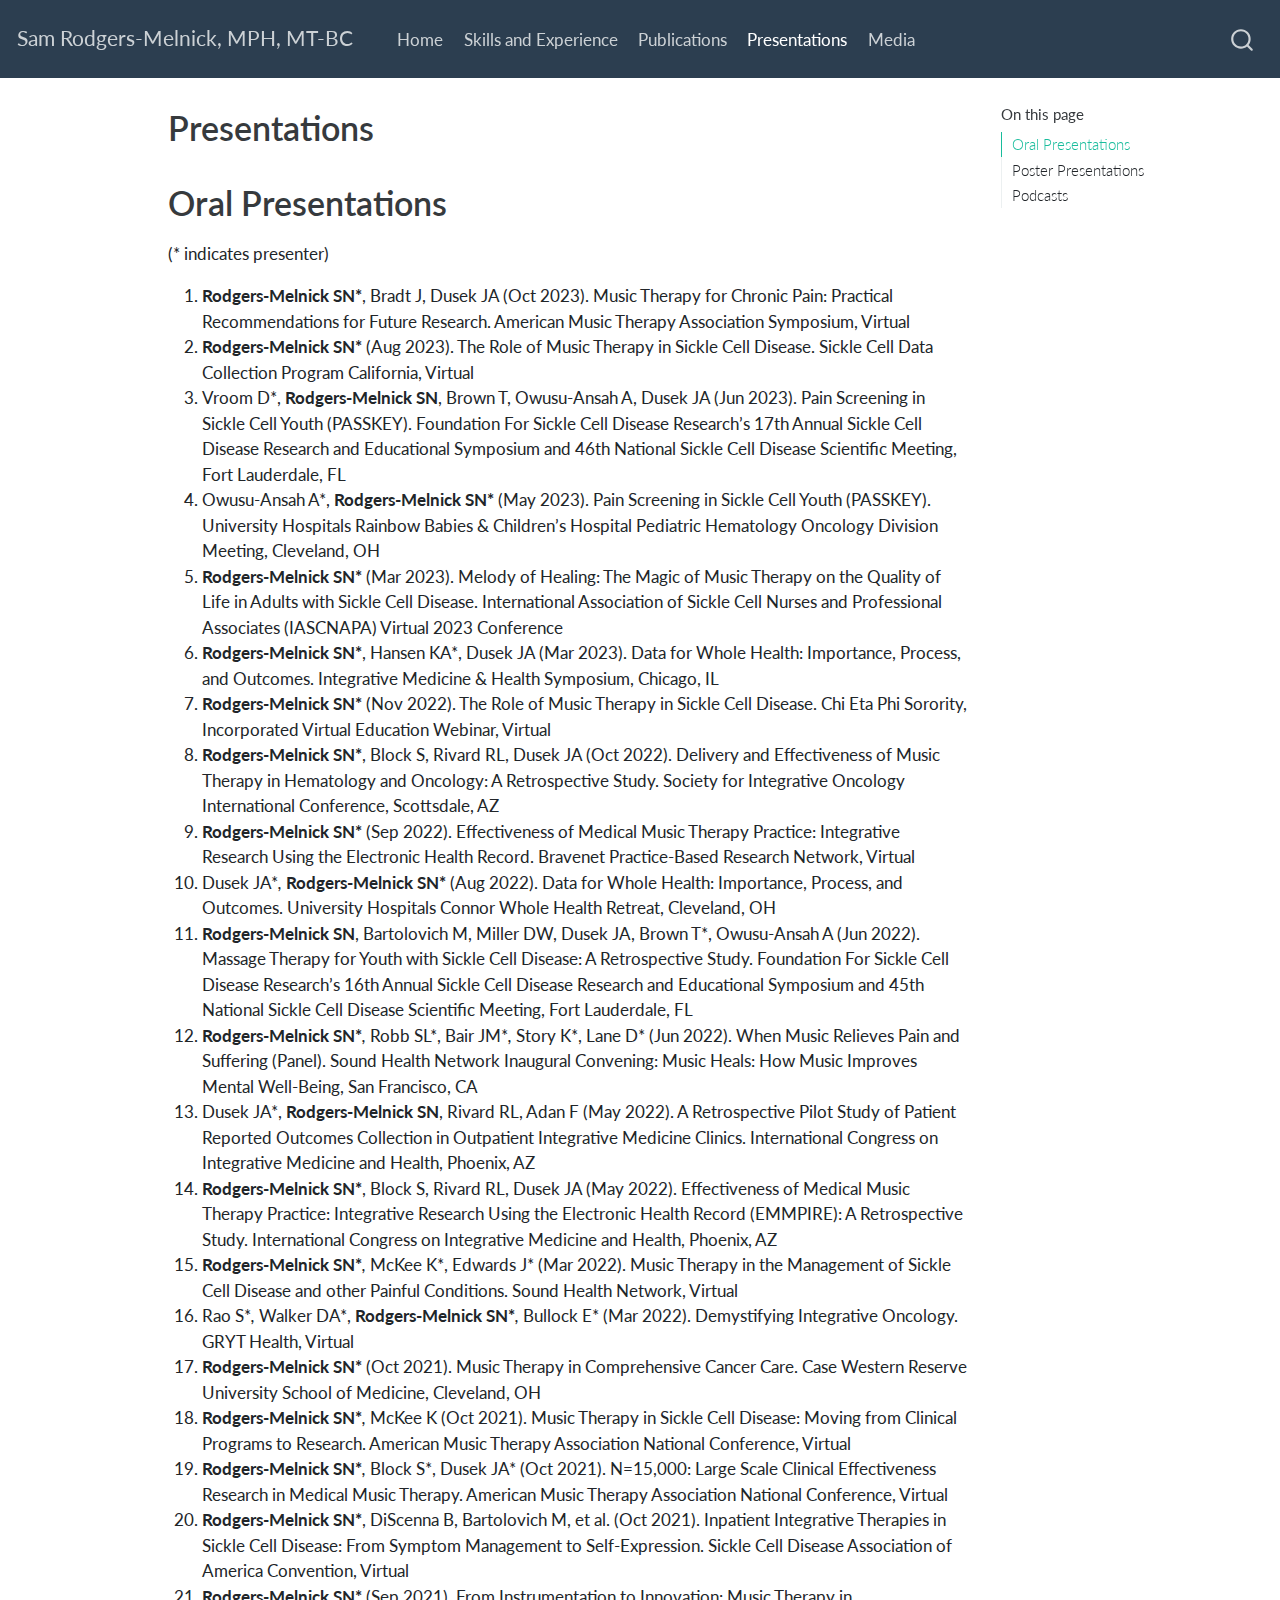
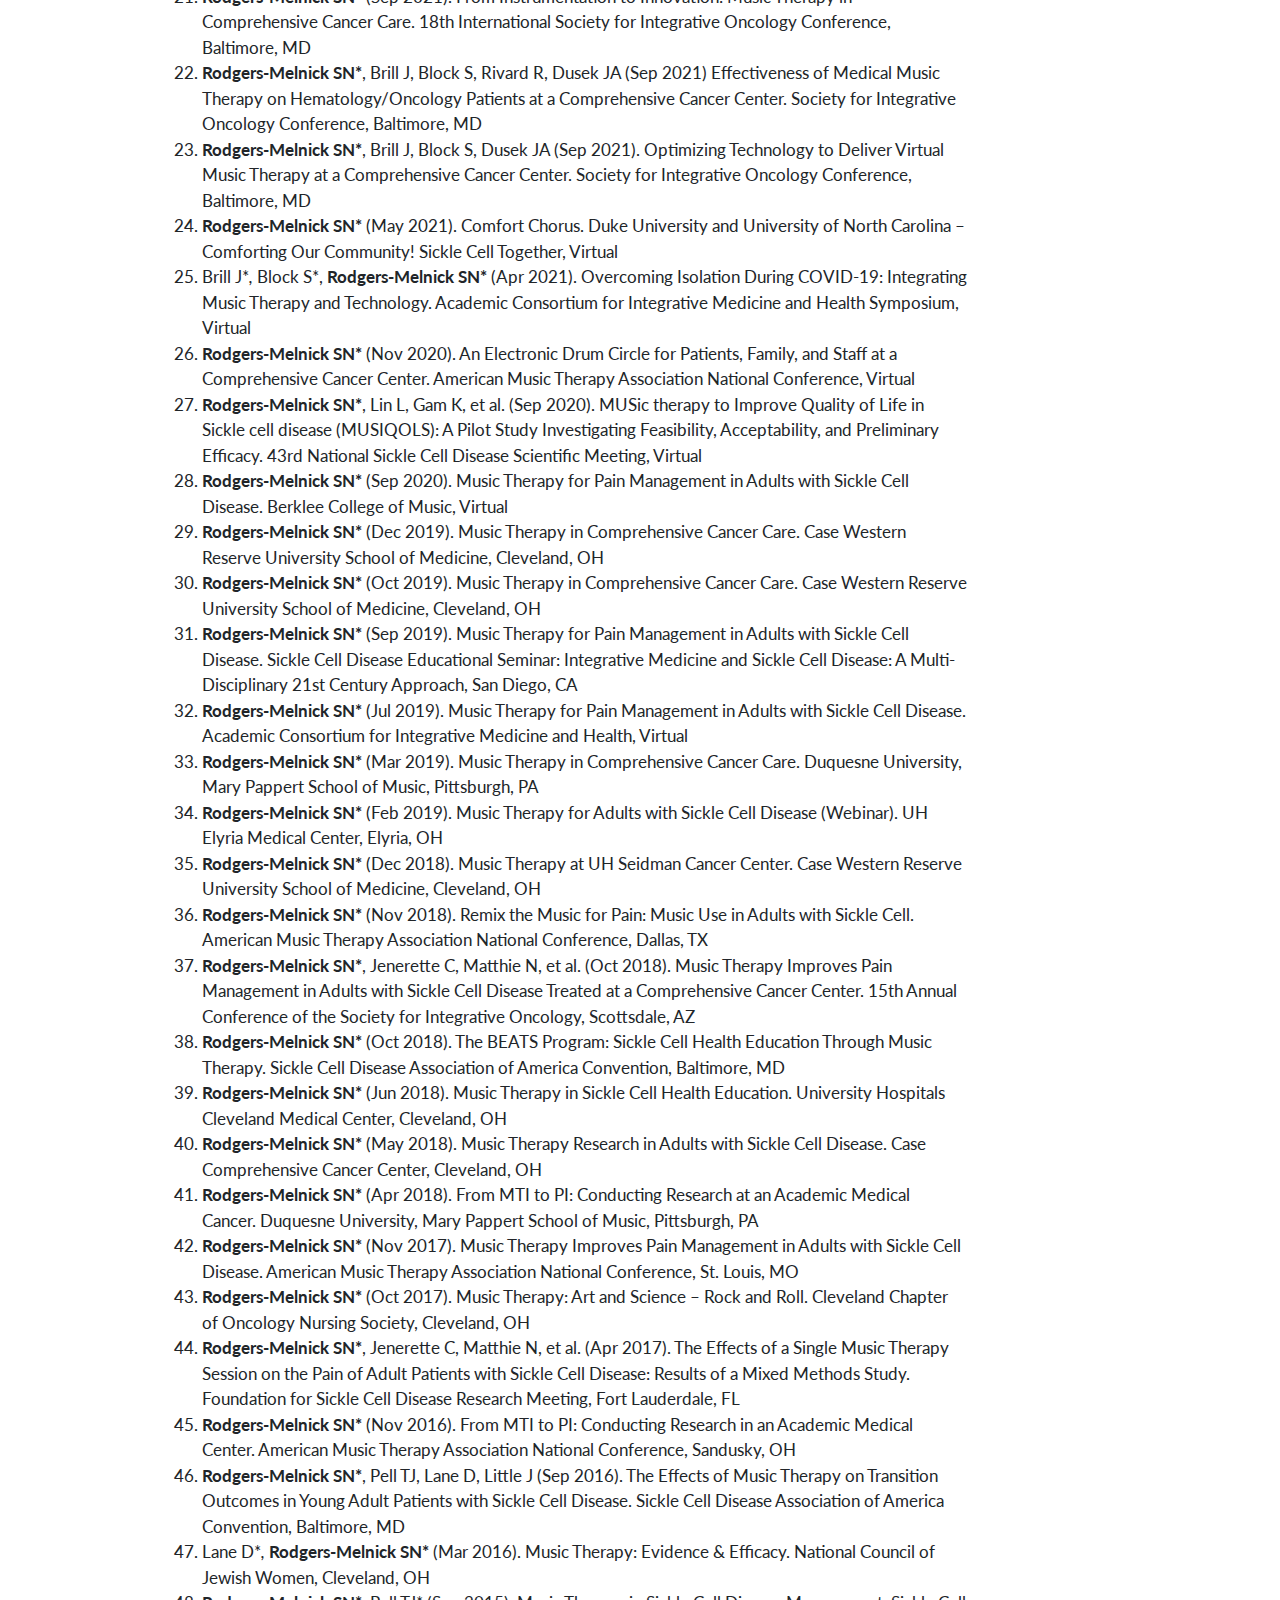
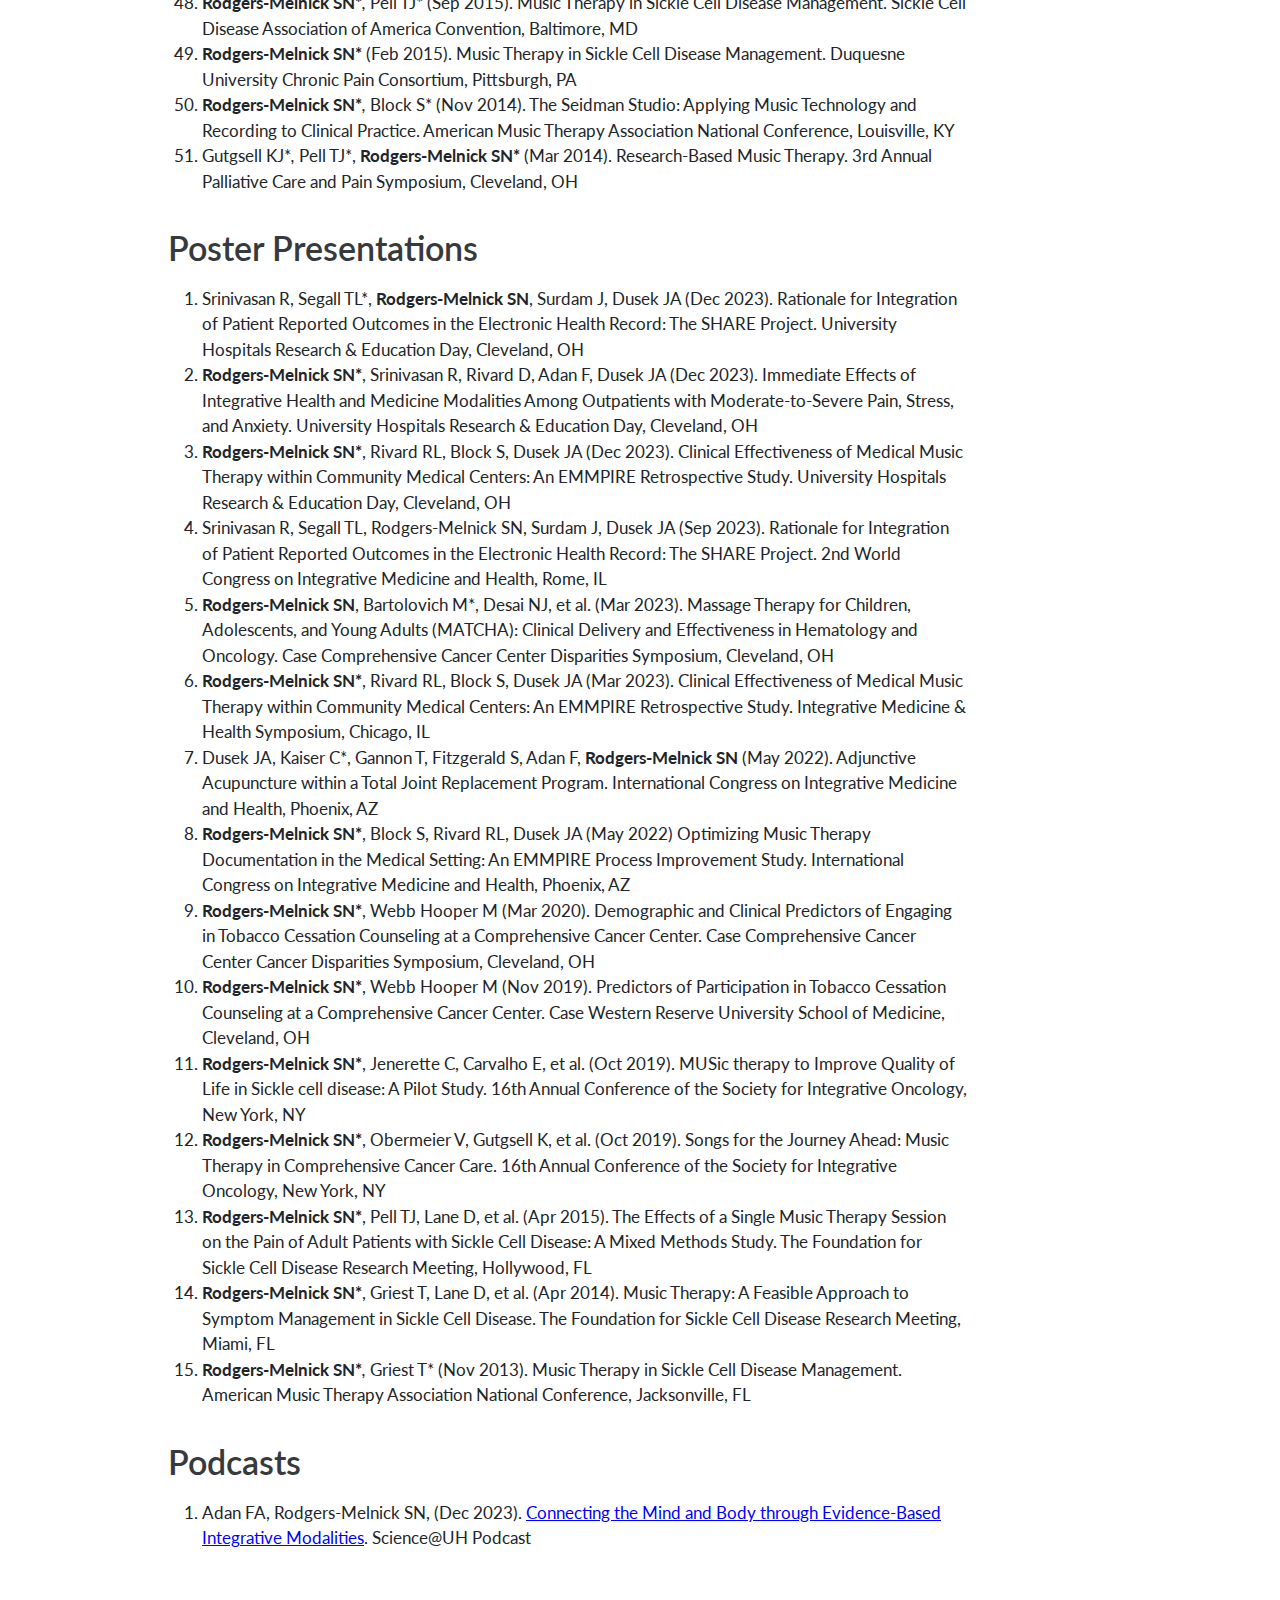
<file: docs/presentations.html>
<!DOCTYPE html>
<html xmlns="http://www.w3.org/1999/xhtml" lang="en" xml:lang="en"><head>

<meta charset="utf-8">
<meta name="generator" content="quarto-1.3.450">

<meta name="viewport" content="width=device-width, initial-scale=1.0, user-scalable=yes">


<title>Sam Rodgers-Melnick, MPH, MT-BC - Presentations</title>
<style>
code{white-space: pre-wrap;}
span.smallcaps{font-variant: small-caps;}
div.columns{display: flex; gap: min(4vw, 1.5em);}
div.column{flex: auto; overflow-x: auto;}
div.hanging-indent{margin-left: 1.5em; text-indent: -1.5em;}
ul.task-list{list-style: none;}
ul.task-list li input[type="checkbox"] {
  width: 0.8em;
  margin: 0 0.8em 0.2em -1em; /* quarto-specific, see https://github.com/quarto-dev/quarto-cli/issues/4556 */ 
  vertical-align: middle;
}
</style>


<script src="site_libs/quarto-nav/quarto-nav.js"></script>
<script src="site_libs/quarto-nav/headroom.min.js"></script>
<script src="site_libs/clipboard/clipboard.min.js"></script>
<script src="site_libs/quarto-search/autocomplete.umd.js"></script>
<script src="site_libs/quarto-search/fuse.min.js"></script>
<script src="site_libs/quarto-search/quarto-search.js"></script>
<meta name="quarto:offset" content="./">
<script src="site_libs/quarto-html/quarto.js"></script>
<script src="site_libs/quarto-html/popper.min.js"></script>
<script src="site_libs/quarto-html/tippy.umd.min.js"></script>
<script src="site_libs/quarto-html/anchor.min.js"></script>
<link href="site_libs/quarto-html/tippy.css" rel="stylesheet">
<link href="site_libs/quarto-html/quarto-syntax-highlighting.css" rel="stylesheet" id="quarto-text-highlighting-styles">
<script src="site_libs/bootstrap/bootstrap.min.js"></script>
<link href="site_libs/bootstrap/bootstrap-icons.css" rel="stylesheet">
<link href="site_libs/bootstrap/bootstrap.min.css" rel="stylesheet" id="quarto-bootstrap" data-mode="light">
<script id="quarto-search-options" type="application/json">{
  "location": "navbar",
  "copy-button": false,
  "collapse-after": 3,
  "panel-placement": "end",
  "type": "overlay",
  "limit": 20,
  "language": {
    "search-no-results-text": "No results",
    "search-matching-documents-text": "matching documents",
    "search-copy-link-title": "Copy link to search",
    "search-hide-matches-text": "Hide additional matches",
    "search-more-match-text": "more match in this document",
    "search-more-matches-text": "more matches in this document",
    "search-clear-button-title": "Clear",
    "search-detached-cancel-button-title": "Cancel",
    "search-submit-button-title": "Submit",
    "search-label": "Search"
  }
}</script>


<link rel="stylesheet" href="styles.css">
</head>

<body class="nav-fixed">

<div id="quarto-search-results"></div>
  <header id="quarto-header" class="headroom fixed-top">
    <nav class="navbar navbar-expand-lg navbar-dark ">
      <div class="navbar-container container-fluid">
      <div class="navbar-brand-container">
    <a class="navbar-brand" href="./index.html">
    <span class="navbar-title">Sam Rodgers-Melnick, MPH, MT-BC</span>
    </a>
  </div>
            <div id="quarto-search" class="" title="Search"></div>
          <button class="navbar-toggler" type="button" data-bs-toggle="collapse" data-bs-target="#navbarCollapse" aria-controls="navbarCollapse" aria-expanded="false" aria-label="Toggle navigation" onclick="if (window.quartoToggleHeadroom) { window.quartoToggleHeadroom(); }">
  <span class="navbar-toggler-icon"></span>
</button>
          <div class="collapse navbar-collapse" id="navbarCollapse">
            <ul class="navbar-nav navbar-nav-scroll me-auto">
  <li class="nav-item">
    <a class="nav-link" href="./index.html" rel="" target="">
 <span class="menu-text">Home</span></a>
  </li>  
  <li class="nav-item">
    <a class="nav-link" href="./experience.html" rel="" target="">
 <span class="menu-text">Skills and Experience</span></a>
  </li>  
  <li class="nav-item">
    <a class="nav-link" href="./publications.html" rel="" target="">
 <span class="menu-text">Publications</span></a>
  </li>  
  <li class="nav-item">
    <a class="nav-link active" href="./presentations.html" rel="" target="" aria-current="page">
 <span class="menu-text">Presentations</span></a>
  </li>  
  <li class="nav-item">
    <a class="nav-link" href="./media.html" rel="" target="">
 <span class="menu-text">Media</span></a>
  </li>  
</ul>
            <div class="quarto-navbar-tools ms-auto">
</div>
          </div> <!-- /navcollapse -->
      </div> <!-- /container-fluid -->
    </nav>
</header>
<!-- content -->
<div id="quarto-content" class="quarto-container page-columns page-rows-contents page-layout-article page-navbar">
<!-- sidebar -->
<!-- margin-sidebar -->
    <div id="quarto-margin-sidebar" class="sidebar margin-sidebar">
        <nav id="TOC" role="doc-toc" class="toc-active">
    <h2 id="toc-title">On this page</h2>
   
  <ul>
  <li><a href="#oral-presentations" id="toc-oral-presentations" class="nav-link active" data-scroll-target="#oral-presentations">Oral Presentations</a></li>
  <li><a href="#poster-presentations" id="toc-poster-presentations" class="nav-link" data-scroll-target="#poster-presentations">Poster Presentations</a></li>
  <li><a href="#podcasts" id="toc-podcasts" class="nav-link" data-scroll-target="#podcasts">Podcasts</a></li>
  </ul>
</nav>
    </div>
<!-- main -->
<main class="content" id="quarto-document-content">

<header id="title-block-header" class="quarto-title-block default">
<div class="quarto-title">
<h1 class="title">Presentations</h1>
</div>



<div class="quarto-title-meta">

    
  
    
  </div>
  

</header>

<section id="oral-presentations" class="level1">
<h1>Oral Presentations</h1>
<p>(* indicates presenter)</p>
<ol type="1">
<li><strong>Rodgers-Melnick SN*</strong>, Bradt J, Dusek JA (Oct 2023). Music Therapy for Chronic Pain: Practical Recommendations for Future Research. American Music Therapy Association Symposium, Virtual</li>
<li><strong>Rodgers-Melnick SN*</strong> (Aug 2023). The Role of Music Therapy in Sickle Cell Disease. Sickle Cell Data Collection Program California, Virtual</li>
<li>Vroom D*, <strong>Rodgers-Melnick SN</strong>, Brown T, Owusu-Ansah A, Dusek JA (Jun 2023). Pain Screening in Sickle Cell Youth (PASSKEY). Foundation For Sickle Cell Disease Research’s 17th Annual Sickle Cell Disease Research and Educational Symposium and 46th National Sickle Cell Disease Scientific Meeting, Fort Lauderdale, FL</li>
<li>Owusu-Ansah A*, <strong>Rodgers-Melnick SN*</strong> (May 2023). Pain Screening in Sickle Cell Youth (PASSKEY). University Hospitals Rainbow Babies &amp; Children’s Hospital Pediatric Hematology Oncology Division Meeting, Cleveland, OH</li>
<li><strong>Rodgers-Melnick SN*</strong> (Mar 2023). Melody of Healing: The Magic of Music Therapy on the Quality of Life in Adults with Sickle Cell Disease. International Association of Sickle Cell Nurses and Professional Associates (IASCNAPA) Virtual 2023 Conference</li>
<li><strong>Rodgers-Melnick SN*</strong>, Hansen KA*, Dusek JA (Mar 2023). Data for Whole Health: Importance, Process, and Outcomes. Integrative Medicine &amp; Health Symposium, Chicago, IL</li>
<li><strong>Rodgers-Melnick SN*</strong> (Nov 2022). The Role of Music Therapy in Sickle Cell Disease. Chi Eta Phi Sorority, Incorporated Virtual Education Webinar, Virtual</li>
<li><strong>Rodgers-Melnick SN*</strong>, Block S, Rivard RL, Dusek JA (Oct 2022). Delivery and Effectiveness of Music Therapy in Hematology and Oncology: A Retrospective Study. Society for Integrative Oncology International Conference, Scottsdale, AZ</li>
<li><strong>Rodgers-Melnick SN*</strong> (Sep 2022). Effectiveness of Medical Music Therapy Practice: Integrative Research Using the Electronic Health Record. Bravenet Practice-Based Research Network, Virtual</li>
<li>Dusek JA*<em>,</em> <strong>Rodgers-Melnick SN*</strong> (Aug 2022). Data for Whole Health: Importance, Process, and Outcomes. University Hospitals Connor Whole Health Retreat, Cleveland, OH</li>
<li><strong>Rodgers-Melnick SN</strong>, Bartolovich M, Miller DW, Dusek JA, Brown T*, Owusu-Ansah A (Jun 2022). Massage Therapy for Youth with Sickle Cell Disease: A Retrospective Study. Foundation For Sickle Cell Disease Research’s 16th Annual Sickle Cell Disease Research and Educational Symposium and 45th National Sickle Cell Disease Scientific Meeting, Fort Lauderdale, FL</li>
<li><strong>Rodgers-Melnick SN*</strong><em>,</em> Robb SL*, Bair JM*<em>,</em> Story K*, Lane D* (Jun 2022). When Music Relieves Pain and Suffering (Panel). Sound Health Network Inaugural Convening: Music Heals: How Music Improves Mental Well-Being, San Francisco, CA</li>
<li>Dusek JA*, <strong>Rodgers-Melnick SN</strong>, Rivard RL, Adan F (May 2022). A Retrospective Pilot Study of Patient Reported Outcomes Collection in Outpatient Integrative Medicine Clinics. International Congress on Integrative Medicine and Health, Phoenix, AZ</li>
<li><strong>Rodgers-Melnick SN*</strong>, Block S, Rivard RL, Dusek JA (May 2022). Effectiveness of Medical Music Therapy Practice: Integrative Research Using the Electronic Health Record (EMMPIRE): A Retrospective Study. International Congress on Integrative Medicine and Health, Phoenix, AZ</li>
<li><strong>Rodgers-Melnick SN*</strong><em>,</em> McKee K*, Edwards J* (Mar 2022). Music Therapy in the Management of Sickle Cell Disease and other Painful Conditions. Sound Health Network, Virtual</li>
<li>Rao S*<em>,</em> Walker DA*, <strong>Rodgers-Melnick SN*</strong><em>,</em> Bullock E* (Mar 2022). Demystifying Integrative Oncology. GRYT Health, Virtual</li>
<li><strong>Rodgers-Melnick SN*</strong> (Oct 2021). Music Therapy in Comprehensive Cancer Care. Case Western Reserve University School of Medicine, Cleveland, OH</li>
<li><strong>Rodgers-Melnick SN*</strong><em>,</em> McKee K (Oct 2021). Music Therapy in Sickle Cell Disease: Moving from Clinical Programs to Research. American Music Therapy Association National Conference, Virtual</li>
<li><strong>Rodgers-Melnick SN*</strong><em>,</em> Block S*, Dusek JA* (Oct 2021). N=15,000: Large Scale Clinical Effectiveness Research in Medical Music Therapy. American Music Therapy Association National Conference, Virtual</li>
<li><strong>Rodgers-Melnick SN*</strong>, DiScenna B, Bartolovich M, et al.&nbsp;(Oct 2021). Inpatient Integrative Therapies in Sickle Cell Disease: From Symptom Management to Self-Expression. Sickle Cell Disease Association of America Convention, Virtual</li>
<li><strong>Rodgers-Melnick SN*</strong> (Sep 2021). From Instrumentation to Innovation: Music Therapy in Comprehensive Cancer Care. 18th International Society for Integrative Oncology Conference, Baltimore, MD</li>
<li><strong>Rodgers-Melnick SN*</strong>, Brill J, Block S, Rivard R, Dusek JA (Sep 2021) Effectiveness of Medical Music Therapy on Hematology/Oncology Patients at a Comprehensive Cancer Center. Society for Integrative Oncology Conference, Baltimore, MD</li>
<li><strong>Rodgers-Melnick SN*</strong>, Brill J, Block S, Dusek JA (Sep 2021). Optimizing Technology to Deliver Virtual Music Therapy at a Comprehensive Cancer Center. Society for Integrative Oncology Conference, Baltimore, MD</li>
<li><strong>Rodgers-Melnick SN*</strong> (May 2021). Comfort Chorus. Duke University and University of North Carolina – Comforting Our Community! Sickle Cell Together, Virtual</li>
<li>Brill J*<em>,</em> Block S*, <strong>Rodgers-Melnick SN*</strong> (Apr 2021). Overcoming Isolation During COVID-19: Integrating Music Therapy and Technology. Academic Consortium for Integrative Medicine and Health Symposium, Virtual</li>
<li><strong>Rodgers-Melnick SN*</strong> (Nov 2020). An Electronic Drum Circle for Patients, Family, and Staff at a Comprehensive Cancer Center. American Music Therapy Association National Conference, Virtual</li>
<li><strong>Rodgers-Melnick SN*</strong>, Lin L, Gam K, et al.&nbsp;(Sep 2020). MUSic therapy to Improve Quality of Life in Sickle cell disease (MUSIQOLS): A Pilot Study Investigating Feasibility, Acceptability, and Preliminary Efficacy. 43rd National Sickle Cell Disease Scientific Meeting, Virtual</li>
<li><strong>Rodgers-Melnick SN*</strong> (Sep 2020). Music Therapy for Pain Management in Adults with Sickle Cell Disease. Berklee College of Music, Virtual</li>
<li><strong>Rodgers-Melnick SN*</strong> (Dec 2019). Music Therapy in Comprehensive Cancer Care. Case Western Reserve University School of Medicine, Cleveland, OH</li>
<li><strong>Rodgers-Melnick SN*</strong> (Oct 2019). Music Therapy in Comprehensive Cancer Care. Case Western Reserve University School of Medicine, Cleveland, OH</li>
<li><strong>Rodgers-Melnick SN*</strong> (Sep 2019). Music Therapy for Pain Management in Adults with Sickle Cell Disease. Sickle Cell Disease Educational Seminar: Integrative Medicine and Sickle Cell Disease: A Multi-Disciplinary 21st Century Approach, San Diego, CA</li>
<li><strong>Rodgers-Melnick SN*</strong> (Jul 2019). Music Therapy for Pain Management in Adults with Sickle Cell Disease. Academic Consortium for Integrative Medicine and Health, Virtual</li>
<li><strong>Rodgers-Melnick SN*</strong> (Mar 2019). Music Therapy in Comprehensive Cancer Care. Duquesne University, Mary Pappert School of Music, Pittsburgh, PA</li>
<li><strong>Rodgers-Melnick SN*</strong> (Feb 2019). Music Therapy for Adults with Sickle Cell Disease (Webinar). UH Elyria Medical Center, Elyria, OH</li>
<li><strong>Rodgers-Melnick SN*</strong> (Dec 2018). Music Therapy at UH Seidman Cancer Center. Case Western Reserve University School of Medicine, Cleveland, OH</li>
<li><strong>Rodgers-Melnick SN*</strong> (Nov 2018). Remix the Music for Pain: Music Use in Adults with Sickle Cell. American Music Therapy Association National Conference, Dallas, TX</li>
<li><strong>Rodgers-Melnick SN*</strong>, Jenerette C, Matthie N, et al.&nbsp;(Oct 2018). Music Therapy Improves Pain Management in Adults with Sickle Cell Disease Treated at a Comprehensive Cancer Center. 15th Annual Conference of the Society for Integrative Oncology, Scottsdale, AZ</li>
<li><strong>Rodgers-Melnick SN*</strong> (Oct 2018). The BEATS Program: Sickle Cell Health Education Through Music Therapy. Sickle Cell Disease Association of America Convention, Baltimore, MD</li>
<li><strong>Rodgers-Melnick SN*</strong> (Jun 2018). Music Therapy in Sickle Cell Health Education. University Hospitals Cleveland Medical Center, Cleveland, OH</li>
<li><strong>Rodgers-Melnick SN*</strong> (May 2018). Music Therapy Research in Adults with Sickle Cell Disease. Case Comprehensive Cancer Center, Cleveland, OH</li>
<li><strong>Rodgers-Melnick SN*</strong> (Apr 2018). From MTI to PI: Conducting Research at an Academic Medical Cancer. Duquesne University, Mary Pappert School of Music, Pittsburgh, PA</li>
<li><strong>Rodgers-Melnick SN*</strong> (Nov 2017). Music Therapy Improves Pain Management in Adults with Sickle Cell Disease. American Music Therapy Association National Conference, St.&nbsp;Louis, MO</li>
<li><strong>Rodgers-Melnick SN*</strong> (Oct 2017). Music Therapy: Art and Science – Rock and Roll. Cleveland Chapter of Oncology Nursing Society, Cleveland, OH</li>
<li><strong>Rodgers-Melnick SN*</strong>, Jenerette C, Matthie N, et al.&nbsp;(Apr 2017). The Effects of a Single Music Therapy Session on the Pain of Adult Patients with Sickle Cell Disease: Results of a Mixed Methods Study. Foundation for Sickle Cell Disease Research Meeting, Fort Lauderdale, FL</li>
<li><strong>Rodgers-Melnick SN*</strong> (Nov 2016). From MTI to PI: Conducting Research in an Academic Medical Center. American Music Therapy Association National Conference, Sandusky, OH</li>
<li><strong>Rodgers-Melnick SN*</strong>, Pell TJ, Lane D, Little J (Sep 2016). The Effects of Music Therapy on Transition Outcomes in Young Adult Patients with Sickle Cell Disease. Sickle Cell Disease Association of America Convention, Baltimore, MD</li>
<li>Lane D*<em>,</em> <strong>Rodgers-Melnick SN*</strong> (Mar 2016). Music Therapy: Evidence &amp; Efficacy. National Council of Jewish Women, Cleveland, OH</li>
<li><strong>Rodgers-Melnick SN*</strong><em>,</em> Pell TJ* (Sep 2015). Music Therapy in Sickle Cell Disease Management. Sickle Cell Disease Association of America Convention, Baltimore, MD</li>
<li><strong>Rodgers-Melnick SN*</strong> (Feb 2015). Music Therapy in Sickle Cell Disease Management. Duquesne University Chronic Pain Consortium, Pittsburgh, PA</li>
<li><strong>Rodgers-Melnick SN*</strong><em>,</em> Block S* (Nov 2014). The Seidman Studio: Applying Music Technology and Recording to Clinical Practice. American Music Therapy Association National Conference, Louisville, KY</li>
<li>Gutgsell KJ*<em>,</em> Pell TJ*, <strong>Rodgers-Melnick SN*</strong> (Mar 2014). Research-Based Music Therapy. 3rd Annual Palliative Care and Pain Symposium, Cleveland, OH</li>
</ol>
</section>
<section id="poster-presentations" class="level1">
<h1>Poster Presentations</h1>
<ol type="1">
<li>Srinivasan R, Segall TL*, <strong>Rodgers-Melnick SN</strong>, Surdam J, Dusek JA (Dec 2023). Rationale for Integration of Patient Reported Outcomes in the Electronic Health Record: The SHARE Project. University Hospitals Research &amp; Education Day, Cleveland, OH</li>
<li><strong>Rodgers-Melnick SN*</strong>, Srinivasan R, Rivard D, Adan F, Dusek JA (Dec 2023). Immediate Effects of Integrative Health and Medicine Modalities Among Outpatients with Moderate-to-Severe Pain, Stress, and Anxiety. University Hospitals Research &amp; Education Day, Cleveland, OH</li>
<li><strong>Rodgers-Melnick SN*</strong>, Rivard RL, Block S, Dusek JA (Dec 2023). Clinical Effectiveness of Medical Music Therapy within Community Medical Centers: An EMMPIRE Retrospective Study. University Hospitals Research &amp; Education Day, Cleveland, OH</li>
<li>Srinivasan R, Segall TL, Rodgers-Melnick SN, Surdam J, Dusek JA (Sep 2023). Rationale for Integration of Patient Reported Outcomes in the Electronic Health Record: The SHARE Project. 2nd World Congress on Integrative Medicine and Health, Rome, IL</li>
<li><strong>Rodgers-Melnick SN</strong>, Bartolovich M*, Desai NJ, et al.&nbsp;(Mar 2023). Massage Therapy for Children, Adolescents, and Young Adults (MATCHA): Clinical Delivery and Effectiveness in Hematology and Oncology. Case Comprehensive Cancer Center Disparities Symposium, Cleveland, OH</li>
<li><strong>Rodgers-Melnick SN*</strong>, Rivard RL, Block S, Dusek JA (Mar 2023). Clinical Effectiveness of Medical Music Therapy within Community Medical Centers: An EMMPIRE Retrospective Study. Integrative Medicine &amp; Health Symposium, Chicago, IL</li>
<li>Dusek JA, Kaiser C*, Gannon T, Fitzgerald S, Adan F, <strong>Rodgers-Melnick SN</strong> (May 2022). Adjunctive Acupuncture within a Total Joint Replacement Program. International Congress on Integrative Medicine and Health, Phoenix, AZ</li>
<li><strong>Rodgers-Melnick SN*</strong>, Block S, Rivard RL, Dusek JA (May 2022) Optimizing Music Therapy Documentation in the Medical Setting: An EMMPIRE Process Improvement Study. International Congress on Integrative Medicine and Health, Phoenix, AZ</li>
<li><strong>Rodgers-Melnick SN*</strong>, Webb Hooper M (Mar 2020). Demographic and Clinical Predictors of Engaging in Tobacco Cessation Counseling at a Comprehensive Cancer Center. Case Comprehensive Cancer Center Cancer Disparities Symposium, Cleveland, OH</li>
<li><strong>Rodgers-Melnick SN*</strong>, Webb Hooper M (Nov 2019). Predictors of Participation in Tobacco Cessation Counseling at a Comprehensive Cancer Center. Case Western Reserve University School of Medicine, Cleveland, OH</li>
<li><strong>Rodgers-Melnick SN*</strong>, Jenerette C, Carvalho E, et al.&nbsp;(Oct 2019). MUSic therapy to Improve Quality of Life in Sickle cell disease: A Pilot Study. 16th Annual Conference of the Society for Integrative Oncology, New York, NY</li>
<li><strong>Rodgers-Melnick SN*</strong>, Obermeier V, Gutgsell K, et al.&nbsp;(Oct 2019). Songs for the Journey Ahead: Music Therapy in Comprehensive Cancer Care. 16th Annual Conference of the Society for Integrative Oncology, New York, NY</li>
<li><strong>Rodgers-Melnick SN*</strong>, Pell TJ, Lane D, et al.&nbsp;(Apr 2015). The Effects of a Single Music Therapy Session on the Pain of Adult Patients with Sickle Cell Disease: A Mixed Methods Study. The Foundation for Sickle Cell Disease Research Meeting, Hollywood, FL</li>
<li><strong>Rodgers-Melnick SN*</strong>, Griest T, Lane D, et al.&nbsp;(Apr 2014). Music Therapy: A Feasible Approach to Symptom Management in Sickle Cell Disease. The Foundation for Sickle Cell Disease Research Meeting, Miami, FL</li>
<li><strong>Rodgers-Melnick SN*</strong><em>,</em> Griest T* (Nov 2013). Music Therapy in Sickle Cell Disease Management. American Music Therapy Association National Conference, Jacksonville, FL</li>
</ol>
</section>
<section id="podcasts" class="level1">
<h1>Podcasts</h1>
<ol type="1">
<li>Adan FA, Rodgers-Melnick SN, (Dec 2023). <a href="https://www.uhhospitals.org/for-clinicians/articles-and-news/articles/2023/12/connecting-mind-body-through-evidence-based-integrative-modalities">Connecting the Mind and Body through Evidence-Based Integrative Modalities</a>. Science@UH Podcast</li>
</ol>


</section>

</main> <!-- /main -->
<script id="quarto-html-after-body" type="application/javascript">
window.document.addEventListener("DOMContentLoaded", function (event) {
  const toggleBodyColorMode = (bsSheetEl) => {
    const mode = bsSheetEl.getAttribute("data-mode");
    const bodyEl = window.document.querySelector("body");
    if (mode === "dark") {
      bodyEl.classList.add("quarto-dark");
      bodyEl.classList.remove("quarto-light");
    } else {
      bodyEl.classList.add("quarto-light");
      bodyEl.classList.remove("quarto-dark");
    }
  }
  const toggleBodyColorPrimary = () => {
    const bsSheetEl = window.document.querySelector("link#quarto-bootstrap");
    if (bsSheetEl) {
      toggleBodyColorMode(bsSheetEl);
    }
  }
  toggleBodyColorPrimary();  
  const icon = "";
  const anchorJS = new window.AnchorJS();
  anchorJS.options = {
    placement: 'right',
    icon: icon
  };
  anchorJS.add('.anchored');
  const isCodeAnnotation = (el) => {
    for (const clz of el.classList) {
      if (clz.startsWith('code-annotation-')) {                     
        return true;
      }
    }
    return false;
  }
  const clipboard = new window.ClipboardJS('.code-copy-button', {
    text: function(trigger) {
      const codeEl = trigger.previousElementSibling.cloneNode(true);
      for (const childEl of codeEl.children) {
        if (isCodeAnnotation(childEl)) {
          childEl.remove();
        }
      }
      return codeEl.innerText;
    }
  });
  clipboard.on('success', function(e) {
    // button target
    const button = e.trigger;
    // don't keep focus
    button.blur();
    // flash "checked"
    button.classList.add('code-copy-button-checked');
    var currentTitle = button.getAttribute("title");
    button.setAttribute("title", "Copied!");
    let tooltip;
    if (window.bootstrap) {
      button.setAttribute("data-bs-toggle", "tooltip");
      button.setAttribute("data-bs-placement", "left");
      button.setAttribute("data-bs-title", "Copied!");
      tooltip = new bootstrap.Tooltip(button, 
        { trigger: "manual", 
          customClass: "code-copy-button-tooltip",
          offset: [0, -8]});
      tooltip.show();    
    }
    setTimeout(function() {
      if (tooltip) {
        tooltip.hide();
        button.removeAttribute("data-bs-title");
        button.removeAttribute("data-bs-toggle");
        button.removeAttribute("data-bs-placement");
      }
      button.setAttribute("title", currentTitle);
      button.classList.remove('code-copy-button-checked');
    }, 1000);
    // clear code selection
    e.clearSelection();
  });
  function tippyHover(el, contentFn) {
    const config = {
      allowHTML: true,
      content: contentFn,
      maxWidth: 500,
      delay: 100,
      arrow: false,
      appendTo: function(el) {
          return el.parentElement;
      },
      interactive: true,
      interactiveBorder: 10,
      theme: 'quarto',
      placement: 'bottom-start'
    };
    window.tippy(el, config); 
  }
  const noterefs = window.document.querySelectorAll('a[role="doc-noteref"]');
  for (var i=0; i<noterefs.length; i++) {
    const ref = noterefs[i];
    tippyHover(ref, function() {
      // use id or data attribute instead here
      let href = ref.getAttribute('data-footnote-href') || ref.getAttribute('href');
      try { href = new URL(href).hash; } catch {}
      const id = href.replace(/^#\/?/, "");
      const note = window.document.getElementById(id);
      return note.innerHTML;
    });
  }
      let selectedAnnoteEl;
      const selectorForAnnotation = ( cell, annotation) => {
        let cellAttr = 'data-code-cell="' + cell + '"';
        let lineAttr = 'data-code-annotation="' +  annotation + '"';
        const selector = 'span[' + cellAttr + '][' + lineAttr + ']';
        return selector;
      }
      const selectCodeLines = (annoteEl) => {
        const doc = window.document;
        const targetCell = annoteEl.getAttribute("data-target-cell");
        const targetAnnotation = annoteEl.getAttribute("data-target-annotation");
        const annoteSpan = window.document.querySelector(selectorForAnnotation(targetCell, targetAnnotation));
        const lines = annoteSpan.getAttribute("data-code-lines").split(",");
        const lineIds = lines.map((line) => {
          return targetCell + "-" + line;
        })
        let top = null;
        let height = null;
        let parent = null;
        if (lineIds.length > 0) {
            //compute the position of the single el (top and bottom and make a div)
            const el = window.document.getElementById(lineIds[0]);
            top = el.offsetTop;
            height = el.offsetHeight;
            parent = el.parentElement.parentElement;
          if (lineIds.length > 1) {
            const lastEl = window.document.getElementById(lineIds[lineIds.length - 1]);
            const bottom = lastEl.offsetTop + lastEl.offsetHeight;
            height = bottom - top;
          }
          if (top !== null && height !== null && parent !== null) {
            // cook up a div (if necessary) and position it 
            let div = window.document.getElementById("code-annotation-line-highlight");
            if (div === null) {
              div = window.document.createElement("div");
              div.setAttribute("id", "code-annotation-line-highlight");
              div.style.position = 'absolute';
              parent.appendChild(div);
            }
            div.style.top = top - 2 + "px";
            div.style.height = height + 4 + "px";
            let gutterDiv = window.document.getElementById("code-annotation-line-highlight-gutter");
            if (gutterDiv === null) {
              gutterDiv = window.document.createElement("div");
              gutterDiv.setAttribute("id", "code-annotation-line-highlight-gutter");
              gutterDiv.style.position = 'absolute';
              const codeCell = window.document.getElementById(targetCell);
              const gutter = codeCell.querySelector('.code-annotation-gutter');
              gutter.appendChild(gutterDiv);
            }
            gutterDiv.style.top = top - 2 + "px";
            gutterDiv.style.height = height + 4 + "px";
          }
          selectedAnnoteEl = annoteEl;
        }
      };
      const unselectCodeLines = () => {
        const elementsIds = ["code-annotation-line-highlight", "code-annotation-line-highlight-gutter"];
        elementsIds.forEach((elId) => {
          const div = window.document.getElementById(elId);
          if (div) {
            div.remove();
          }
        });
        selectedAnnoteEl = undefined;
      };
      // Attach click handler to the DT
      const annoteDls = window.document.querySelectorAll('dt[data-target-cell]');
      for (const annoteDlNode of annoteDls) {
        annoteDlNode.addEventListener('click', (event) => {
          const clickedEl = event.target;
          if (clickedEl !== selectedAnnoteEl) {
            unselectCodeLines();
            const activeEl = window.document.querySelector('dt[data-target-cell].code-annotation-active');
            if (activeEl) {
              activeEl.classList.remove('code-annotation-active');
            }
            selectCodeLines(clickedEl);
            clickedEl.classList.add('code-annotation-active');
          } else {
            // Unselect the line
            unselectCodeLines();
            clickedEl.classList.remove('code-annotation-active');
          }
        });
      }
  const findCites = (el) => {
    const parentEl = el.parentElement;
    if (parentEl) {
      const cites = parentEl.dataset.cites;
      if (cites) {
        return {
          el,
          cites: cites.split(' ')
        };
      } else {
        return findCites(el.parentElement)
      }
    } else {
      return undefined;
    }
  };
  var bibliorefs = window.document.querySelectorAll('a[role="doc-biblioref"]');
  for (var i=0; i<bibliorefs.length; i++) {
    const ref = bibliorefs[i];
    const citeInfo = findCites(ref);
    if (citeInfo) {
      tippyHover(citeInfo.el, function() {
        var popup = window.document.createElement('div');
        citeInfo.cites.forEach(function(cite) {
          var citeDiv = window.document.createElement('div');
          citeDiv.classList.add('hanging-indent');
          citeDiv.classList.add('csl-entry');
          var biblioDiv = window.document.getElementById('ref-' + cite);
          if (biblioDiv) {
            citeDiv.innerHTML = biblioDiv.innerHTML;
          }
          popup.appendChild(citeDiv);
        });
        return popup.innerHTML;
      });
    }
  }
});
</script>
</div> <!-- /content -->



</body></html>
</file>
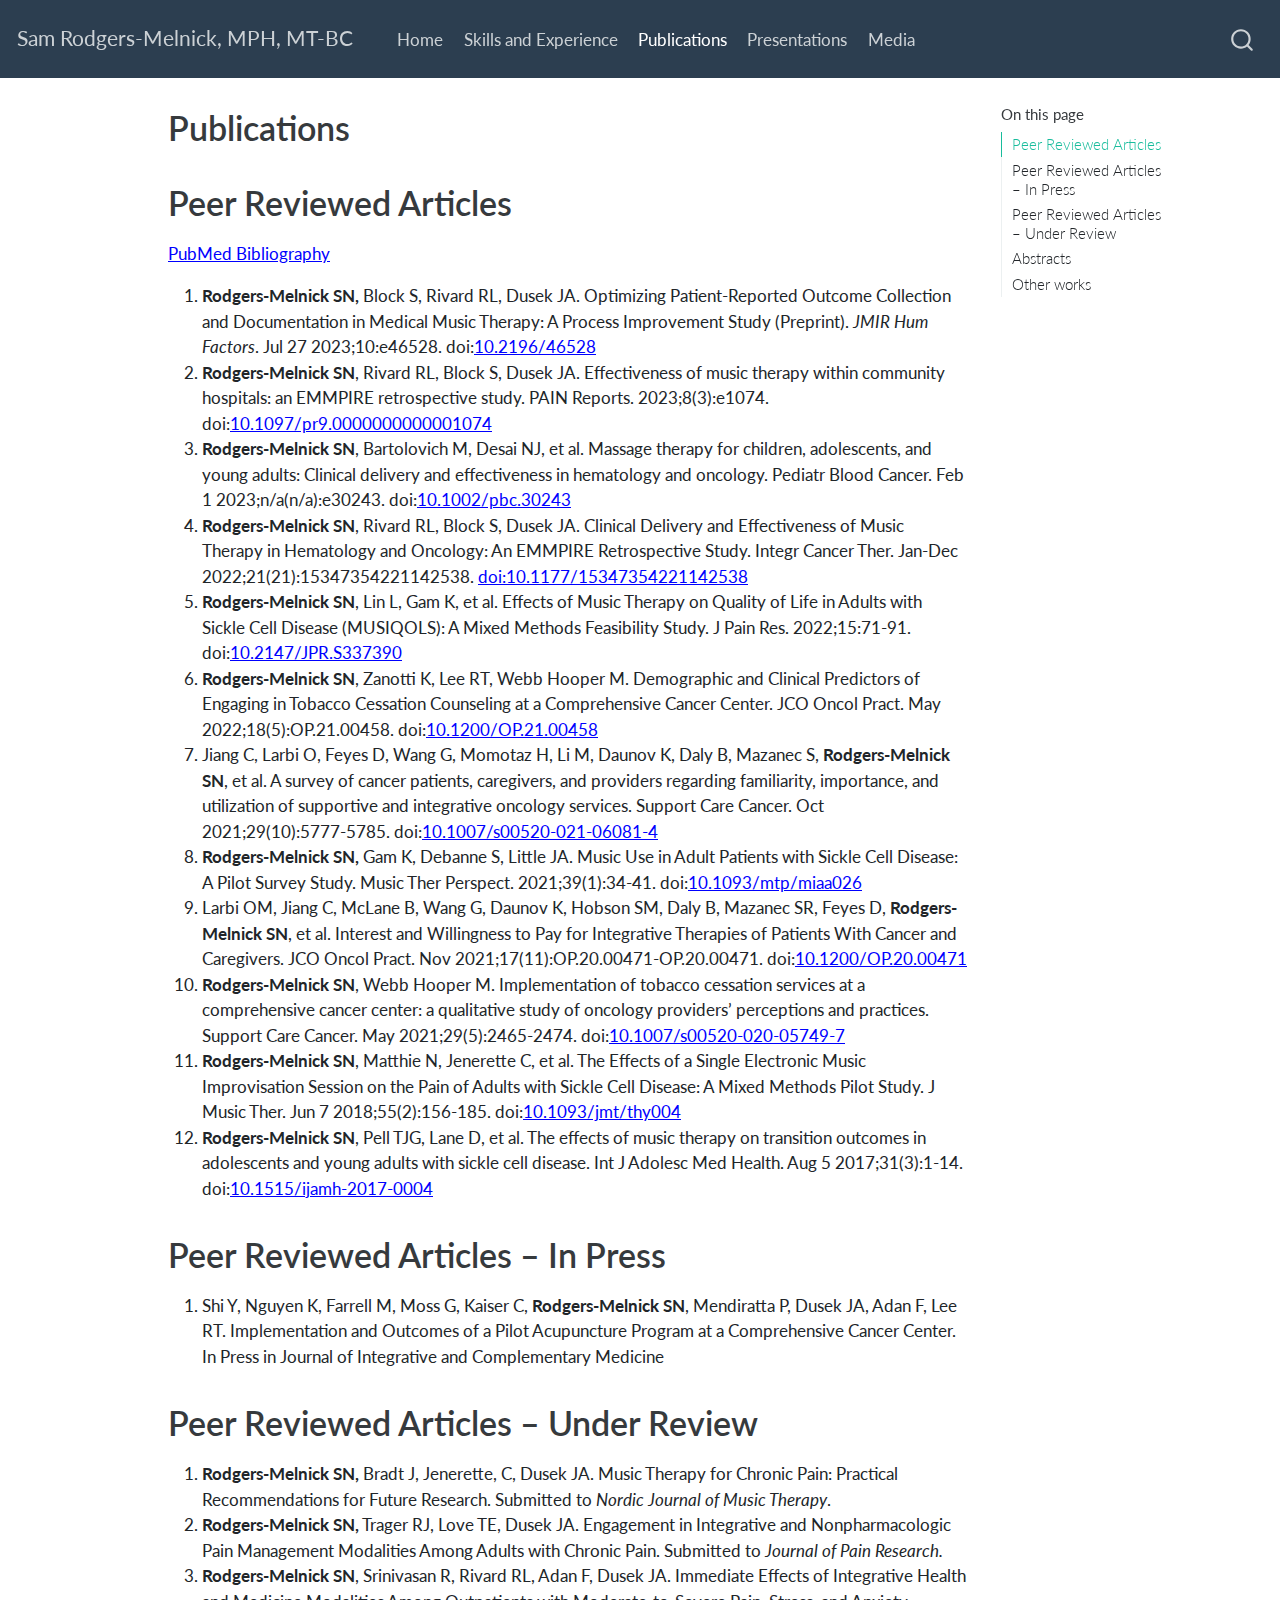
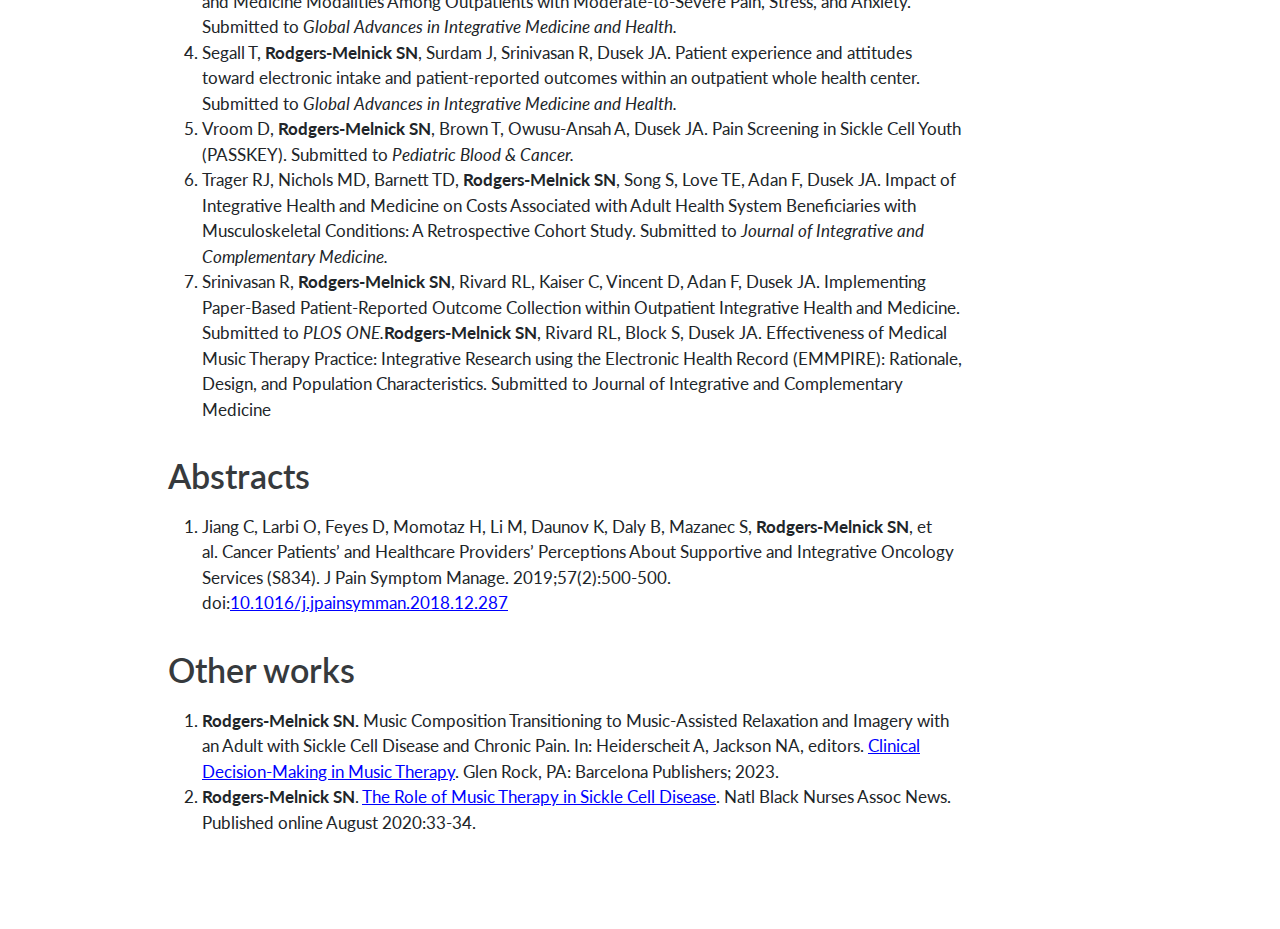
<file: docs/publications.html>
<!DOCTYPE html>
<html xmlns="http://www.w3.org/1999/xhtml" lang="en" xml:lang="en"><head>

<meta charset="utf-8">
<meta name="generator" content="quarto-1.3.450">

<meta name="viewport" content="width=device-width, initial-scale=1.0, user-scalable=yes">


<title>Sam Rodgers-Melnick, MPH, MT-BC - Publications</title>
<style>
code{white-space: pre-wrap;}
span.smallcaps{font-variant: small-caps;}
div.columns{display: flex; gap: min(4vw, 1.5em);}
div.column{flex: auto; overflow-x: auto;}
div.hanging-indent{margin-left: 1.5em; text-indent: -1.5em;}
ul.task-list{list-style: none;}
ul.task-list li input[type="checkbox"] {
  width: 0.8em;
  margin: 0 0.8em 0.2em -1em; /* quarto-specific, see https://github.com/quarto-dev/quarto-cli/issues/4556 */ 
  vertical-align: middle;
}
</style>


<script src="site_libs/quarto-nav/quarto-nav.js"></script>
<script src="site_libs/quarto-nav/headroom.min.js"></script>
<script src="site_libs/clipboard/clipboard.min.js"></script>
<script src="site_libs/quarto-search/autocomplete.umd.js"></script>
<script src="site_libs/quarto-search/fuse.min.js"></script>
<script src="site_libs/quarto-search/quarto-search.js"></script>
<meta name="quarto:offset" content="./">
<script src="site_libs/quarto-html/quarto.js"></script>
<script src="site_libs/quarto-html/popper.min.js"></script>
<script src="site_libs/quarto-html/tippy.umd.min.js"></script>
<script src="site_libs/quarto-html/anchor.min.js"></script>
<link href="site_libs/quarto-html/tippy.css" rel="stylesheet">
<link href="site_libs/quarto-html/quarto-syntax-highlighting.css" rel="stylesheet" id="quarto-text-highlighting-styles">
<script src="site_libs/bootstrap/bootstrap.min.js"></script>
<link href="site_libs/bootstrap/bootstrap-icons.css" rel="stylesheet">
<link href="site_libs/bootstrap/bootstrap.min.css" rel="stylesheet" id="quarto-bootstrap" data-mode="light">
<script id="quarto-search-options" type="application/json">{
  "location": "navbar",
  "copy-button": false,
  "collapse-after": 3,
  "panel-placement": "end",
  "type": "overlay",
  "limit": 20,
  "language": {
    "search-no-results-text": "No results",
    "search-matching-documents-text": "matching documents",
    "search-copy-link-title": "Copy link to search",
    "search-hide-matches-text": "Hide additional matches",
    "search-more-match-text": "more match in this document",
    "search-more-matches-text": "more matches in this document",
    "search-clear-button-title": "Clear",
    "search-detached-cancel-button-title": "Cancel",
    "search-submit-button-title": "Submit",
    "search-label": "Search"
  }
}</script>


<link rel="stylesheet" href="styles.css">
</head>

<body class="nav-fixed">

<div id="quarto-search-results"></div>
  <header id="quarto-header" class="headroom fixed-top">
    <nav class="navbar navbar-expand-lg navbar-dark ">
      <div class="navbar-container container-fluid">
      <div class="navbar-brand-container">
    <a class="navbar-brand" href="./index.html">
    <span class="navbar-title">Sam Rodgers-Melnick, MPH, MT-BC</span>
    </a>
  </div>
            <div id="quarto-search" class="" title="Search"></div>
          <button class="navbar-toggler" type="button" data-bs-toggle="collapse" data-bs-target="#navbarCollapse" aria-controls="navbarCollapse" aria-expanded="false" aria-label="Toggle navigation" onclick="if (window.quartoToggleHeadroom) { window.quartoToggleHeadroom(); }">
  <span class="navbar-toggler-icon"></span>
</button>
          <div class="collapse navbar-collapse" id="navbarCollapse">
            <ul class="navbar-nav navbar-nav-scroll me-auto">
  <li class="nav-item">
    <a class="nav-link" href="./index.html" rel="" target="">
 <span class="menu-text">Home</span></a>
  </li>  
  <li class="nav-item">
    <a class="nav-link" href="./experience.html" rel="" target="">
 <span class="menu-text">Skills and Experience</span></a>
  </li>  
  <li class="nav-item">
    <a class="nav-link active" href="./publications.html" rel="" target="" aria-current="page">
 <span class="menu-text">Publications</span></a>
  </li>  
  <li class="nav-item">
    <a class="nav-link" href="./presentations.html" rel="" target="">
 <span class="menu-text">Presentations</span></a>
  </li>  
  <li class="nav-item">
    <a class="nav-link" href="./media.html" rel="" target="">
 <span class="menu-text">Media</span></a>
  </li>  
</ul>
            <div class="quarto-navbar-tools ms-auto">
</div>
          </div> <!-- /navcollapse -->
      </div> <!-- /container-fluid -->
    </nav>
</header>
<!-- content -->
<div id="quarto-content" class="quarto-container page-columns page-rows-contents page-layout-article page-navbar">
<!-- sidebar -->
<!-- margin-sidebar -->
    <div id="quarto-margin-sidebar" class="sidebar margin-sidebar">
        <nav id="TOC" role="doc-toc" class="toc-active">
    <h2 id="toc-title">On this page</h2>
   
  <ul>
  <li><a href="#peer-reviewed-articles" id="toc-peer-reviewed-articles" class="nav-link active" data-scroll-target="#peer-reviewed-articles">Peer Reviewed Articles</a></li>
  <li><a href="#peer-reviewed-articles-in-press" id="toc-peer-reviewed-articles-in-press" class="nav-link" data-scroll-target="#peer-reviewed-articles-in-press">Peer Reviewed Articles – In Press</a></li>
  <li><a href="#peer-reviewed-articles-under-review" id="toc-peer-reviewed-articles-under-review" class="nav-link" data-scroll-target="#peer-reviewed-articles-under-review">Peer Reviewed Articles – Under Review</a></li>
  <li><a href="#abstracts" id="toc-abstracts" class="nav-link" data-scroll-target="#abstracts">Abstracts</a></li>
  <li><a href="#other-works" id="toc-other-works" class="nav-link" data-scroll-target="#other-works">Other works</a></li>
  </ul>
</nav>
    </div>
<!-- main -->
<main class="content" id="quarto-document-content">

<header id="title-block-header" class="quarto-title-block default">
<div class="quarto-title">
<h1 class="title">Publications</h1>
</div>



<div class="quarto-title-meta">

    
  
    
  </div>
  

</header>

<section id="peer-reviewed-articles" class="level1">
<h1>Peer Reviewed Articles</h1>
<p><a href="https://www.ncbi.nlm.nih.gov/myncbi/samuel.rodgers-melnick.1/bibliography/public/">PubMed Bibliography</a></p>
<ol type="1">
<li><strong>Rodgers-Melnick SN,</strong> Block S, Rivard RL, Dusek JA. Optimizing Patient-Reported Outcome Collection and Documentation in Medical Music Therapy: A Process Improvement Study (Preprint). <em>JMIR Hum Factors</em>. Jul 27 2023;10:e46528. doi:<a href="https://humanfactors.jmir.org/2023/1/e46528/">10.2196/46528</a></li>
<li><strong>Rodgers-Melnick SN</strong>, Rivard RL, Block S, Dusek JA. Effectiveness of music therapy within community hospitals: an EMMPIRE retrospective study. PAIN Reports. 2023;8(3):e1074. doi:<a href="http://doi.org/10.1097/pr9.0000000000001074">10.1097/pr9.0000000000001074</a></li>
<li><strong>Rodgers-Melnick SN</strong>, Bartolovich M, Desai NJ, et al.&nbsp;Massage therapy for children, adolescents, and young adults: Clinical delivery and effectiveness in hematology and oncology. Pediatr Blood Cancer. Feb 1 2023;n/a(n/a):e30243. doi:<a href="http://doi.org/10.1002/pbc.30243">10.1002/pbc.30243</a></li>
<li><strong>Rodgers-Melnick SN</strong>, Rivard RL, Block S, Dusek JA. Clinical Delivery and Effectiveness of Music Therapy in Hematology and Oncology: An EMMPIRE Retrospective Study. Integr Cancer Ther. Jan-Dec 2022;21(21):15347354221142538. <a href="http://doi.org/10.1177/15347354221142538">doi:10.1177/15347354221142538</a></li>
<li><strong>Rodgers-Melnick SN</strong>, Lin L, Gam K, et al.&nbsp;Effects of Music Therapy on Quality of Life in Adults with Sickle Cell Disease (MUSIQOLS): A Mixed Methods Feasibility Study. J Pain Res. 2022;15:71-91. doi:<a href="http://doi.org/10.2147/JPR.S337390">10.2147/JPR.S337390</a></li>
<li><strong>Rodgers-Melnick SN</strong>, Zanotti K, Lee RT, Webb Hooper M. Demographic and Clinical Predictors of Engaging in Tobacco Cessation Counseling at a Comprehensive Cancer Center. JCO Oncol Pract. May 2022;18(5):OP.21.00458. doi:<a href="http://doi.org/10.1200/OP.21.00458">10.1200/OP.21.00458</a></li>
<li>Jiang C, Larbi O, Feyes D, Wang G, Momotaz H, Li M, Daunov K, Daly B, Mazanec S, <strong>Rodgers-Melnick SN</strong>, et al.&nbsp;A survey of cancer patients, caregivers, and providers regarding familiarity, importance, and utilization of supportive and integrative oncology services. Support Care Cancer. Oct 2021;29(10):5777-5785. doi:<a href="http://doi.org/10.1007/s00520-021-06081-4">10.1007/s00520-021-06081-4</a></li>
<li><strong>Rodgers-Melnick SN,</strong> Gam K, Debanne S, Little JA. Music Use in Adult Patients with Sickle Cell Disease: A Pilot Survey Study. Music Ther Perspect. 2021;39(1):34-41. doi:<a href="http://doi.org/10.1093/mtp/miaa026">10.1093/mtp/miaa026</a></li>
<li>Larbi OM, Jiang C, McLane B, Wang G, Daunov K, Hobson SM, Daly B, Mazanec SR, Feyes D, <strong>Rodgers-Melnick SN</strong>, et al.&nbsp;Interest and Willingness to Pay for Integrative Therapies of Patients With Cancer and Caregivers. JCO Oncol Pract. Nov 2021;17(11):OP.20.00471-OP.20.00471. doi:<a href="http://doi.org/10.1200/OP.20.00471">10.1200/OP.20.00471</a></li>
<li><strong>Rodgers-Melnick SN</strong>, Webb Hooper M. Implementation of tobacco cessation services at a comprehensive cancer center: a qualitative study of oncology providers’ perceptions and practices. Support Care Cancer. May 2021;29(5):2465-2474. doi:<a href="http://doi.org/10.1007/s00520-020-05749-7">10.1007/s00520-020-05749-7</a></li>
<li><strong>Rodgers-Melnick SN</strong>, Matthie N, Jenerette C, et al.&nbsp;The Effects of a Single Electronic Music Improvisation Session on the Pain of Adults with Sickle Cell Disease: A Mixed Methods Pilot Study. J Music Ther. Jun 7 2018;55(2):156-185. doi:<a href="http://doi.org/10.1093/jmt/thy004">10.1093/jmt/thy004</a></li>
<li><strong>Rodgers-Melnick SN</strong>, Pell TJG, Lane D, et al.&nbsp;The effects of music therapy on transition outcomes in adolescents and young adults with sickle cell disease. Int J Adolesc Med Health. Aug 5 2017;31(3):1-14. doi:<a href="http://doi.org/10.1515/ijamh-2017-0004">10.1515/ijamh-2017-0004</a></li>
</ol>
</section>
<section id="peer-reviewed-articles-in-press" class="level1">
<h1>Peer Reviewed Articles – In Press</h1>
<ol type="1">
<li>Shi Y, Nguyen K, Farrell M, Moss G, Kaiser C, <strong>Rodgers-Melnick SN</strong>, Mendiratta P, Dusek JA, Adan F, Lee RT. Implementation and Outcomes of a Pilot Acupuncture Program at a Comprehensive Cancer Center. In Press in Journal of Integrative and Complementary Medicine</li>
</ol>
</section>
<section id="peer-reviewed-articles-under-review" class="level1">
<h1>Peer Reviewed Articles – Under Review</h1>
<ol type="1">
<li><strong>Rodgers-Melnick SN,</strong> Bradt J, Jenerette, C, Dusek JA. Music Therapy for Chronic Pain: Practical Recommendations for Future Research. Submitted to <em>Nordic Journal of Music Therapy</em>.</li>
<li><strong>Rodgers-Melnick SN,</strong> Trager RJ, Love TE, Dusek JA. Engagement in Integrative and Nonpharmacologic Pain Management Modalities Among Adults with Chronic Pain. Submitted to <em>Journal of Pain Research.</em></li>
<li><strong>Rodgers-Melnick SN</strong>, Srinivasan R, Rivard RL, Adan F, Dusek JA. Immediate Effects of Integrative Health and Medicine Modalities Among Outpatients with Moderate-to-Severe Pain, Stress, and Anxiety. Submitted to <em>Global Advances in Integrative Medicine and Health.</em></li>
<li>Segall T, <strong>Rodgers-Melnick SN</strong>, Surdam J, Srinivasan R, Dusek JA. Patient experience and attitudes toward electronic intake and patient-reported outcomes within an outpatient whole health center. Submitted to <em>Global Advances in Integrative Medicine and Health.</em></li>
<li>Vroom D, <strong>Rodgers-Melnick SN</strong>, Brown T, Owusu-Ansah A, Dusek JA. Pain Screening in Sickle Cell Youth (PASSKEY). Submitted to <em>Pediatric Blood &amp; Cancer.</em></li>
<li>Trager RJ, Nichols MD, Barnett TD, <strong>Rodgers-Melnick SN</strong>, Song S, Love TE, Adan F, Dusek JA. Impact of Integrative Health and Medicine on Costs Associated with Adult Health System Beneficiaries with Musculoskeletal Conditions: A Retrospective Cohort Study. Submitted to <em>Journal of Integrative and Complementary Medicine.</em></li>
<li>Srinivasan R, <strong>Rodgers-Melnick SN</strong>, Rivard RL, Kaiser C, Vincent D, Adan F, Dusek JA. Implementing Paper-Based Patient-Reported Outcome Collection within Outpatient Integrative Health and Medicine. Submitted to <em>PLOS ONE.</em><strong>Rodgers-Melnick SN</strong>, Rivard RL, Block S, Dusek JA. Effectiveness of Medical Music Therapy Practice: Integrative Research using the Electronic Health Record (EMMPIRE): Rationale, Design, and Population Characteristics. Submitted to Journal of Integrative and Complementary Medicine</li>
</ol>
</section>
<section id="abstracts" class="level1">
<h1>Abstracts</h1>
<ol type="1">
<li>Jiang C, Larbi O, Feyes D, Momotaz H, Li M, Daunov K, Daly B, Mazanec S, <strong>Rodgers-Melnick SN</strong>, et al.&nbsp;Cancer Patients’ and Healthcare Providers’ Perceptions About Supportive and Integrative Oncology Services (S834). J Pain Symptom Manage. 2019;57(2):500-500. doi:<a href="http://doi.org/10.1016/j.jpainsymman.2018.12.287">10.1016/j.jpainsymman.2018.12.287</a></li>
</ol>
</section>
<section id="other-works" class="level1">
<h1>Other works</h1>
<ol type="1">
<li><strong>Rodgers-Melnick SN.</strong> Music Composition Transitioning to Music-Assisted Relaxation and Imagery with an Adult with Sickle Cell Disease and Chronic Pain. In: Heiderscheit A, Jackson NA, editors. <a href="https://barcelonapublishers.com/index.php?route=product/product&amp;product_id=415">Clinical Decision-Making in Music Therapy</a>. Glen Rock, PA: Barcelona Publishers; 2023.</li>
<li><strong>Rodgers-Melnick SN</strong>. <a href="https://www.nbna.org//Files/NBNA%20Newsletters/cs_NBNA_SUMMER_2020%2010.28.pdf">The Role of Music Therapy in Sickle Cell Disease</a>. Natl Black Nurses Assoc News. Published online August 2020:33-34.</li>
</ol>


</section>

</main> <!-- /main -->
<script id="quarto-html-after-body" type="application/javascript">
window.document.addEventListener("DOMContentLoaded", function (event) {
  const toggleBodyColorMode = (bsSheetEl) => {
    const mode = bsSheetEl.getAttribute("data-mode");
    const bodyEl = window.document.querySelector("body");
    if (mode === "dark") {
      bodyEl.classList.add("quarto-dark");
      bodyEl.classList.remove("quarto-light");
    } else {
      bodyEl.classList.add("quarto-light");
      bodyEl.classList.remove("quarto-dark");
    }
  }
  const toggleBodyColorPrimary = () => {
    const bsSheetEl = window.document.querySelector("link#quarto-bootstrap");
    if (bsSheetEl) {
      toggleBodyColorMode(bsSheetEl);
    }
  }
  toggleBodyColorPrimary();  
  const icon = "";
  const anchorJS = new window.AnchorJS();
  anchorJS.options = {
    placement: 'right',
    icon: icon
  };
  anchorJS.add('.anchored');
  const isCodeAnnotation = (el) => {
    for (const clz of el.classList) {
      if (clz.startsWith('code-annotation-')) {                     
        return true;
      }
    }
    return false;
  }
  const clipboard = new window.ClipboardJS('.code-copy-button', {
    text: function(trigger) {
      const codeEl = trigger.previousElementSibling.cloneNode(true);
      for (const childEl of codeEl.children) {
        if (isCodeAnnotation(childEl)) {
          childEl.remove();
        }
      }
      return codeEl.innerText;
    }
  });
  clipboard.on('success', function(e) {
    // button target
    const button = e.trigger;
    // don't keep focus
    button.blur();
    // flash "checked"
    button.classList.add('code-copy-button-checked');
    var currentTitle = button.getAttribute("title");
    button.setAttribute("title", "Copied!");
    let tooltip;
    if (window.bootstrap) {
      button.setAttribute("data-bs-toggle", "tooltip");
      button.setAttribute("data-bs-placement", "left");
      button.setAttribute("data-bs-title", "Copied!");
      tooltip = new bootstrap.Tooltip(button, 
        { trigger: "manual", 
          customClass: "code-copy-button-tooltip",
          offset: [0, -8]});
      tooltip.show();    
    }
    setTimeout(function() {
      if (tooltip) {
        tooltip.hide();
        button.removeAttribute("data-bs-title");
        button.removeAttribute("data-bs-toggle");
        button.removeAttribute("data-bs-placement");
      }
      button.setAttribute("title", currentTitle);
      button.classList.remove('code-copy-button-checked');
    }, 1000);
    // clear code selection
    e.clearSelection();
  });
  function tippyHover(el, contentFn) {
    const config = {
      allowHTML: true,
      content: contentFn,
      maxWidth: 500,
      delay: 100,
      arrow: false,
      appendTo: function(el) {
          return el.parentElement;
      },
      interactive: true,
      interactiveBorder: 10,
      theme: 'quarto',
      placement: 'bottom-start'
    };
    window.tippy(el, config); 
  }
  const noterefs = window.document.querySelectorAll('a[role="doc-noteref"]');
  for (var i=0; i<noterefs.length; i++) {
    const ref = noterefs[i];
    tippyHover(ref, function() {
      // use id or data attribute instead here
      let href = ref.getAttribute('data-footnote-href') || ref.getAttribute('href');
      try { href = new URL(href).hash; } catch {}
      const id = href.replace(/^#\/?/, "");
      const note = window.document.getElementById(id);
      return note.innerHTML;
    });
  }
      let selectedAnnoteEl;
      const selectorForAnnotation = ( cell, annotation) => {
        let cellAttr = 'data-code-cell="' + cell + '"';
        let lineAttr = 'data-code-annotation="' +  annotation + '"';
        const selector = 'span[' + cellAttr + '][' + lineAttr + ']';
        return selector;
      }
      const selectCodeLines = (annoteEl) => {
        const doc = window.document;
        const targetCell = annoteEl.getAttribute("data-target-cell");
        const targetAnnotation = annoteEl.getAttribute("data-target-annotation");
        const annoteSpan = window.document.querySelector(selectorForAnnotation(targetCell, targetAnnotation));
        const lines = annoteSpan.getAttribute("data-code-lines").split(",");
        const lineIds = lines.map((line) => {
          return targetCell + "-" + line;
        })
        let top = null;
        let height = null;
        let parent = null;
        if (lineIds.length > 0) {
            //compute the position of the single el (top and bottom and make a div)
            const el = window.document.getElementById(lineIds[0]);
            top = el.offsetTop;
            height = el.offsetHeight;
            parent = el.parentElement.parentElement;
          if (lineIds.length > 1) {
            const lastEl = window.document.getElementById(lineIds[lineIds.length - 1]);
            const bottom = lastEl.offsetTop + lastEl.offsetHeight;
            height = bottom - top;
          }
          if (top !== null && height !== null && parent !== null) {
            // cook up a div (if necessary) and position it 
            let div = window.document.getElementById("code-annotation-line-highlight");
            if (div === null) {
              div = window.document.createElement("div");
              div.setAttribute("id", "code-annotation-line-highlight");
              div.style.position = 'absolute';
              parent.appendChild(div);
            }
            div.style.top = top - 2 + "px";
            div.style.height = height + 4 + "px";
            let gutterDiv = window.document.getElementById("code-annotation-line-highlight-gutter");
            if (gutterDiv === null) {
              gutterDiv = window.document.createElement("div");
              gutterDiv.setAttribute("id", "code-annotation-line-highlight-gutter");
              gutterDiv.style.position = 'absolute';
              const codeCell = window.document.getElementById(targetCell);
              const gutter = codeCell.querySelector('.code-annotation-gutter');
              gutter.appendChild(gutterDiv);
            }
            gutterDiv.style.top = top - 2 + "px";
            gutterDiv.style.height = height + 4 + "px";
          }
          selectedAnnoteEl = annoteEl;
        }
      };
      const unselectCodeLines = () => {
        const elementsIds = ["code-annotation-line-highlight", "code-annotation-line-highlight-gutter"];
        elementsIds.forEach((elId) => {
          const div = window.document.getElementById(elId);
          if (div) {
            div.remove();
          }
        });
        selectedAnnoteEl = undefined;
      };
      // Attach click handler to the DT
      const annoteDls = window.document.querySelectorAll('dt[data-target-cell]');
      for (const annoteDlNode of annoteDls) {
        annoteDlNode.addEventListener('click', (event) => {
          const clickedEl = event.target;
          if (clickedEl !== selectedAnnoteEl) {
            unselectCodeLines();
            const activeEl = window.document.querySelector('dt[data-target-cell].code-annotation-active');
            if (activeEl) {
              activeEl.classList.remove('code-annotation-active');
            }
            selectCodeLines(clickedEl);
            clickedEl.classList.add('code-annotation-active');
          } else {
            // Unselect the line
            unselectCodeLines();
            clickedEl.classList.remove('code-annotation-active');
          }
        });
      }
  const findCites = (el) => {
    const parentEl = el.parentElement;
    if (parentEl) {
      const cites = parentEl.dataset.cites;
      if (cites) {
        return {
          el,
          cites: cites.split(' ')
        };
      } else {
        return findCites(el.parentElement)
      }
    } else {
      return undefined;
    }
  };
  var bibliorefs = window.document.querySelectorAll('a[role="doc-biblioref"]');
  for (var i=0; i<bibliorefs.length; i++) {
    const ref = bibliorefs[i];
    const citeInfo = findCites(ref);
    if (citeInfo) {
      tippyHover(citeInfo.el, function() {
        var popup = window.document.createElement('div');
        citeInfo.cites.forEach(function(cite) {
          var citeDiv = window.document.createElement('div');
          citeDiv.classList.add('hanging-indent');
          citeDiv.classList.add('csl-entry');
          var biblioDiv = window.document.getElementById('ref-' + cite);
          if (biblioDiv) {
            citeDiv.innerHTML = biblioDiv.innerHTML;
          }
          popup.appendChild(citeDiv);
        });
        return popup.innerHTML;
      });
    }
  }
});
</script>
</div> <!-- /content -->



</body></html>
</file>
<file: docs/site_libs/quarto-html/tippy.css>
.tippy-box[data-animation=fade][data-state=hidden]{opacity:0}[data-tippy-root]{max-width:calc(100vw - 10px)}.tippy-box{position:relative;background-color:#333;color:#fff;border-radius:4px;font-size:14px;line-height:1.4;white-space:normal;outline:0;transition-property:transform,visibility,opacity}.tippy-box[data-placement^=top]>.tippy-arrow{bottom:0}.tippy-box[data-placement^=top]>.tippy-arrow:before{bottom:-7px;left:0;border-width:8px 8px 0;border-top-color:initial;transform-origin:center top}.tippy-box[data-placement^=bottom]>.tippy-arrow{top:0}.tippy-box[data-placement^=bottom]>.tippy-arrow:before{top:-7px;left:0;border-width:0 8px 8px;border-bottom-color:initial;transform-origin:center bottom}.tippy-box[data-placement^=left]>.tippy-arrow{right:0}.tippy-box[data-placement^=left]>.tippy-arrow:before{border-width:8px 0 8px 8px;border-left-color:initial;right:-7px;transform-origin:center left}.tippy-box[data-placement^=right]>.tippy-arrow{left:0}.tippy-box[data-placement^=right]>.tippy-arrow:before{left:-7px;border-width:8px 8px 8px 0;border-right-color:initial;transform-origin:center right}.tippy-box[data-inertia][data-state=visible]{transition-timing-function:cubic-bezier(.54,1.5,.38,1.11)}.tippy-arrow{width:16px;height:16px;color:#333}.tippy-arrow:before{content:"";position:absolute;border-color:transparent;border-style:solid}.tippy-content{position:relative;padding:5px 9px;z-index:1}
</file>
<file: docs/site_libs/quarto-html/quarto-syntax-highlighting.css>
/* quarto syntax highlight colors */
:root {
  --quarto-hl-ot-color: #003B4F;
  --quarto-hl-at-color: #657422;
  --quarto-hl-ss-color: #20794D;
  --quarto-hl-an-color: #5E5E5E;
  --quarto-hl-fu-color: #4758AB;
  --quarto-hl-st-color: #20794D;
  --quarto-hl-cf-color: #003B4F;
  --quarto-hl-op-color: #5E5E5E;
  --quarto-hl-er-color: #AD0000;
  --quarto-hl-bn-color: #AD0000;
  --quarto-hl-al-color: #AD0000;
  --quarto-hl-va-color: #111111;
  --quarto-hl-bu-color: inherit;
  --quarto-hl-ex-color: inherit;
  --quarto-hl-pp-color: #AD0000;
  --quarto-hl-in-color: #5E5E5E;
  --quarto-hl-vs-color: #20794D;
  --quarto-hl-wa-color: #5E5E5E;
  --quarto-hl-do-color: #5E5E5E;
  --quarto-hl-im-color: #00769E;
  --quarto-hl-ch-color: #20794D;
  --quarto-hl-dt-color: #AD0000;
  --quarto-hl-fl-color: #AD0000;
  --quarto-hl-co-color: #5E5E5E;
  --quarto-hl-cv-color: #5E5E5E;
  --quarto-hl-cn-color: #8f5902;
  --quarto-hl-sc-color: #5E5E5E;
  --quarto-hl-dv-color: #AD0000;
  --quarto-hl-kw-color: #003B4F;
}

/* other quarto variables */
:root {
  --quarto-font-monospace: SFMono-Regular, Menlo, Monaco, Consolas, "Liberation Mono", "Courier New", monospace;
}

pre > code.sourceCode > span {
  color: #003B4F;
}

code span {
  color: #003B4F;
}

code.sourceCode > span {
  color: #003B4F;
}

div.sourceCode,
div.sourceCode pre.sourceCode {
  color: #003B4F;
}

code span.ot {
  color: #003B4F;
  font-style: inherit;
}

code span.at {
  color: #657422;
  font-style: inherit;
}

code span.ss {
  color: #20794D;
  font-style: inherit;
}

code span.an {
  color: #5E5E5E;
  font-style: inherit;
}

code span.fu {
  color: #4758AB;
  font-style: inherit;
}

code span.st {
  color: #20794D;
  font-style: inherit;
}

code span.cf {
  color: #003B4F;
  font-style: inherit;
}

code span.op {
  color: #5E5E5E;
  font-style: inherit;
}

code span.er {
  color: #AD0000;
  font-style: inherit;
}

code span.bn {
  color: #AD0000;
  font-style: inherit;
}

code span.al {
  color: #AD0000;
  font-style: inherit;
}

code span.va {
  color: #111111;
  font-style: inherit;
}

code span.bu {
  font-style: inherit;
}

code span.ex {
  font-style: inherit;
}

code span.pp {
  color: #AD0000;
  font-style: inherit;
}

code span.in {
  color: #5E5E5E;
  font-style: inherit;
}

code span.vs {
  color: #20794D;
  font-style: inherit;
}

code span.wa {
  color: #5E5E5E;
  font-style: italic;
}

code span.do {
  color: #5E5E5E;
  font-style: italic;
}

code span.im {
  color: #00769E;
  font-style: inherit;
}

code span.ch {
  color: #20794D;
  font-style: inherit;
}

code span.dt {
  color: #AD0000;
  font-style: inherit;
}

code span.fl {
  color: #AD0000;
  font-style: inherit;
}

code span.co {
  color: #5E5E5E;
  font-style: inherit;
}

code span.cv {
  color: #5E5E5E;
  font-style: italic;
}

code span.cn {
  color: #8f5902;
  font-style: inherit;
}

code span.sc {
  color: #5E5E5E;
  font-style: inherit;
}

code span.dv {
  color: #AD0000;
  font-style: inherit;
}

code span.kw {
  color: #003B4F;
  font-style: inherit;
}

.prevent-inlining {
  content: "</";
}

/*# sourceMappingURL=debc5d5d77c3f9108843748ff7464032.css.map */
</file>
<file: docs/styles.css>
/* css styles */
</file>
